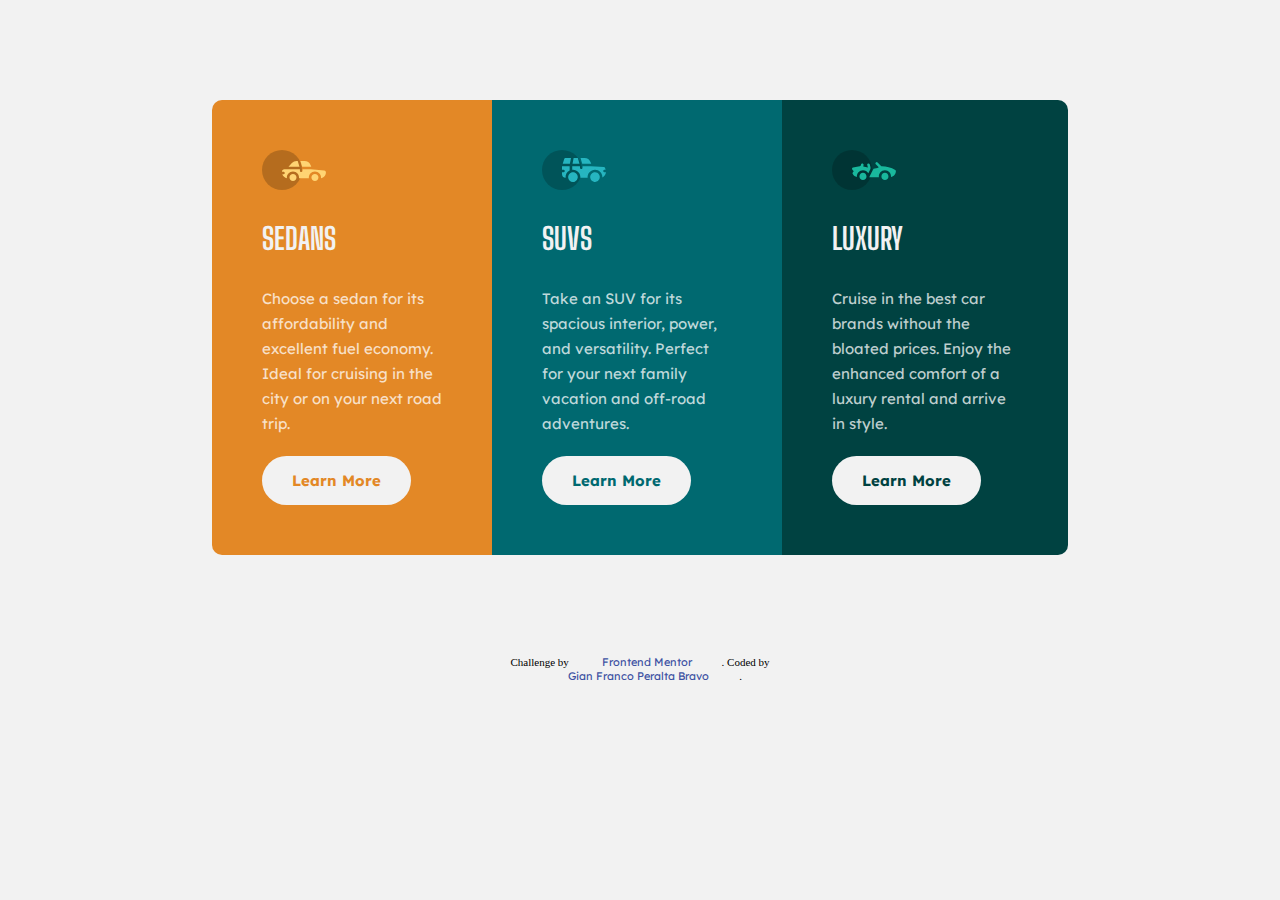
<file: 3-column-preview-card-component-main/index.html>
<!DOCTYPE html>
<html lang="en">
<head>
  <meta charset="UTF-8">
  <meta name="viewport" content="width=device-width, initial-scale=1.0"> <!-- displays site properly based on user's device -->

  <link rel="icon" type="image/png" sizes="32x32" href="./images/favicon-32x32.png">
  <!-- fonts -->
  <link rel="preconnect" href="https://fonts.googleapis.com">
  <link rel="preconnect" href="https://fonts.gstatic.com" crossorigin>
  <link href="https://fonts.googleapis.com/css2?family=Big+Shoulders+Display:wght@700&family=Lexend+Deca&display=swap" rel="stylesheet">
  
  <title>Frontend Mentor | 3-column preview card component</title>
  <link rel="stylesheet" href="./style.css">

  <!-- Feel free to remove these styles or customise in your own stylesheet 👍 -->
  <style>
    .attribution { font-size: 11px; text-align: center; }
    .attribution a { color: hsl(228, 45%, 44%); }
  </style>
  
 
</head>
<body>
  <main class="contenedor">
    <div class="tarjetas">
      <div class="tarjeta-1">
        <div class="imagen-contenedor">
          <img src="./images/icon-sedans.svg" alt="">
        </div>
        <div class="titulo-parrafo">
            <h1 class="titulo no-margin">Sedans</h1>
            <p class="parrafo">
              Choose a sedan for its affordability and excellent fuel economy. Ideal for cruising in the city 
              or on your next road trip.
            </p>
        </div>
        <div class="btn-contenedor">
            <a class="boton-1 no-margin" href="#">Learn More</a>
        </div>
      </div>  <!-- Fin tarjeta-1 -->
      <div class="tarjeta-2">
        <div class="imagen-contenedor">
          <img src="./images/icon-suvs.svg" alt="">
        </div>
        <div class="titulo-parrafo">
            <h1 class="titulo">SUVs</h1>
            <p class="parrafo no-margin">
              Take an SUV for its spacious interior, power, and versatility. Perfect for your next family vacation 
              and off-road adventures.
            </p>
        </div>
        <div class="btn-contenedor">
            <a class="boton-2" href="#">Learn More</a>
        </div>
      </div>
      <div class="tarjeta-3">
        <div class="imagen-contenedor">
          <img src="./images/icon-luxury.svg" alt="">
        </div>
        <div class="titulo-parrafo">
            <h1 class="titulo">Luxury</h1>
            <p class="parrafo no-margin">
              Cruise in the best car brands without the bloated prices. Enjoy the enhanced comfort of a luxury 
              rental and arrive in style.
            </p>
        </div>
        <div class="btn-contenedor">
            <a class="boton-3" href="#">Learn More</a>
        </div>
      </div>
    </div>
  </main>
  <div class="attribution">
    Challenge by <a href="https://www.frontendmentor.io?ref=challenge" target="_blank">Frontend Mentor</a>. 
    Coded by <br> <a href="#">Gian Franco Peralta Bravo</a>.
  </div>
</body>
</html>
</file>
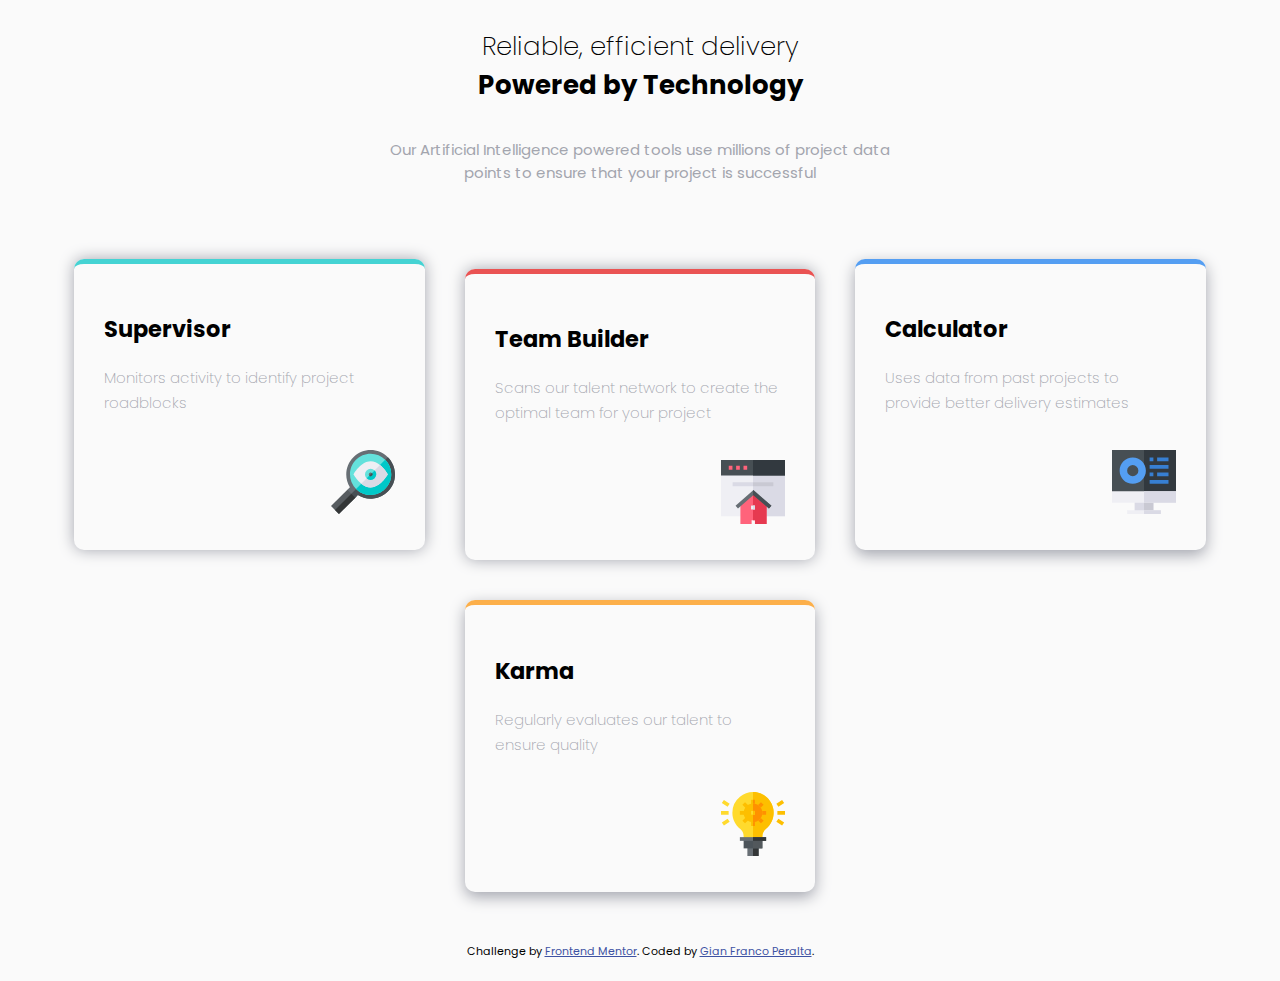
<file: Card-user-working/index.html>
<!DOCTYPE html>
<html lang="en">
<head>
  <meta charset="UTF-8">
  <meta name="viewport" content="width=device-width, initial-scale=1.0"> <!-- displays site properly based on user's device -->

  <link rel="icon" type="image/png" sizes="32x32" href="./images/favicon-32x32.png">
  <!-- fuentes -->
  <link rel="preconnect" href="https://fonts.googleapis.com">
  <link rel="preconnect" href="https://fonts.gstatic.com" crossorigin>
  <link href="https://fonts.googleapis.com/css2?family=Poppins:wght@200;400;600&display=swap" rel="stylesheet"> 
  <!-- estilos -->
  <link rel="stylesheet" href="./style.css">
  <title>Frontend Mentor | Four card feature section</title>

  <!-- Feel free to remove these styles or customise in your own stylesheet 👍 -->
  <style>
    .attribution { font-size: 11px; text-align: center; }
    .attribution a { color: hsl(228, 45%, 44%); }
  </style>
</head>
<body class="cuerpo">
  
    <header class="header">
      <div class="cabecera">
        <h1 class="titulo alinear-texto-centro">
          Reliable, efficient delivery <br>
          <span class="titulo-bold">Powered by Technology</span></h1>
        <!-- <h2 class="subtitulo alinear-texto-centro"></h2> -->
        <p class="parrafo-cabecera alinear-texto-centro">Our Artificial Intelligence powered tools use millions of project data points 
          to ensure that your project is successful</p>
      </div>
    </header>
    <main class="contenido-principal">
      <div class="contenedor">
        <div class="columna1">
          <div class="supervisor border-radius">
            <h2>Supervisor</h2>
            <p class="parrafos">Monitors activity to identify project roadblocks</p>
            <div class="imagen">
              <img src="./images/icon-supervisor.svg" alt="">
            </div>
        
          </div>
        </div>
        <div class="columna2">
          <div class="team-builder border-radius">
  
            <h2> Team Builder</h2>
            <p class="parrafos">
              Scans our talent network to create the optimal team for your project
            </p>
            <div class="imagen">
              <img src="./images/icon-team-builder.svg" alt="">
            </div>
          </div>
          <div class="karma border-radius">
            <h2>Karma</h2>
            <p class="parrafos">
              Regularly evaluates our talent to ensure quality
            </p>
            <div class="imagen">
              <img src="./images/icon-karma.svg" alt="">
            </div>
          </div>
        </div>
        <div class="columna3">
          <div class="calculator border-radius">
            <div class="calculator-top">
              <h2>Calculator</h2>
              <p class="parrafos">
                Uses data from past projects to provide better delivery estimates
              </p>
            </div>
              <div class="imagen">
                  <img class="foto-calculator" src="./images/icon-calculator.svg" alt="">
            </div>
          </div>
        </div>
       
      </div>
    </main>
  
    <footer>
      <p class="attribution">
        Challenge by <a href="https://www.frontendmentor.io?ref=challenge" target="_blank">Frontend Mentor</a>. 
        Coded by <a href="#">Gian Franco Peralta</a>.
      </p>
    </footer>
  
  

</body>
</html>
</file>
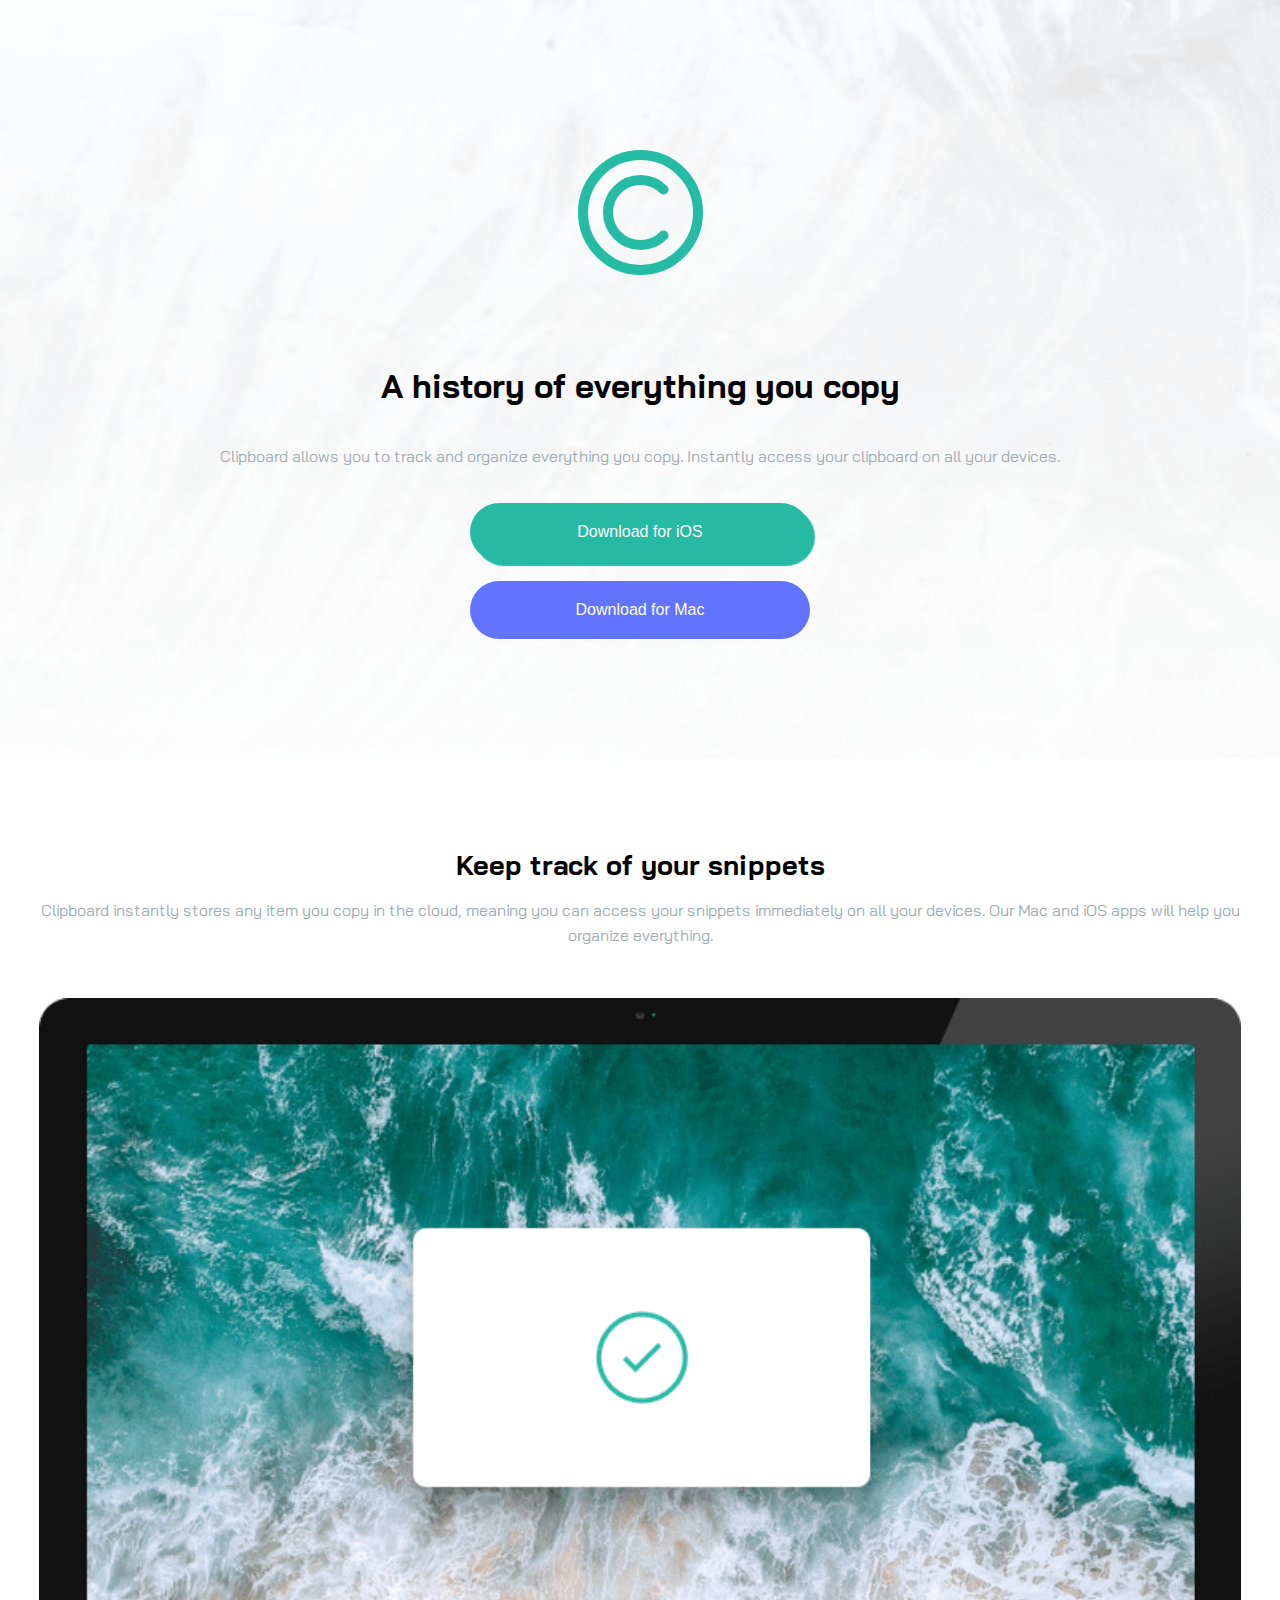
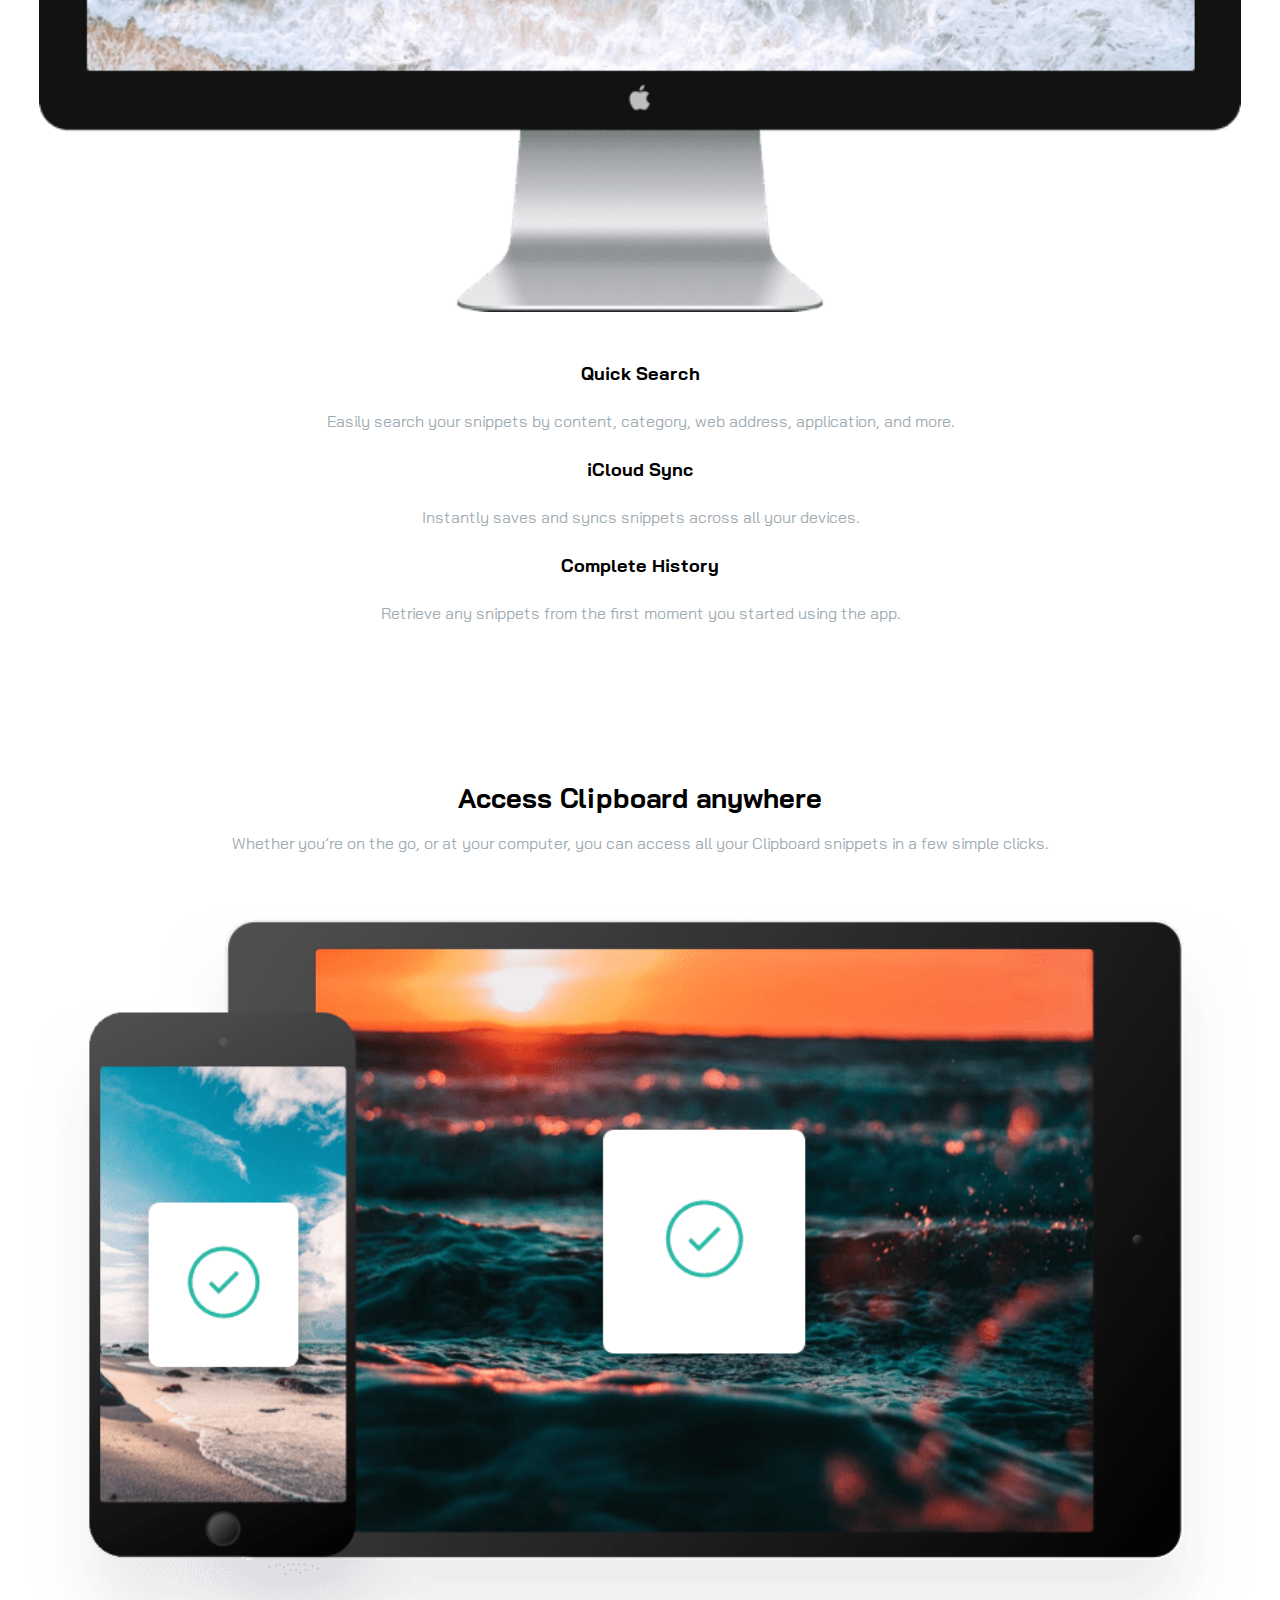
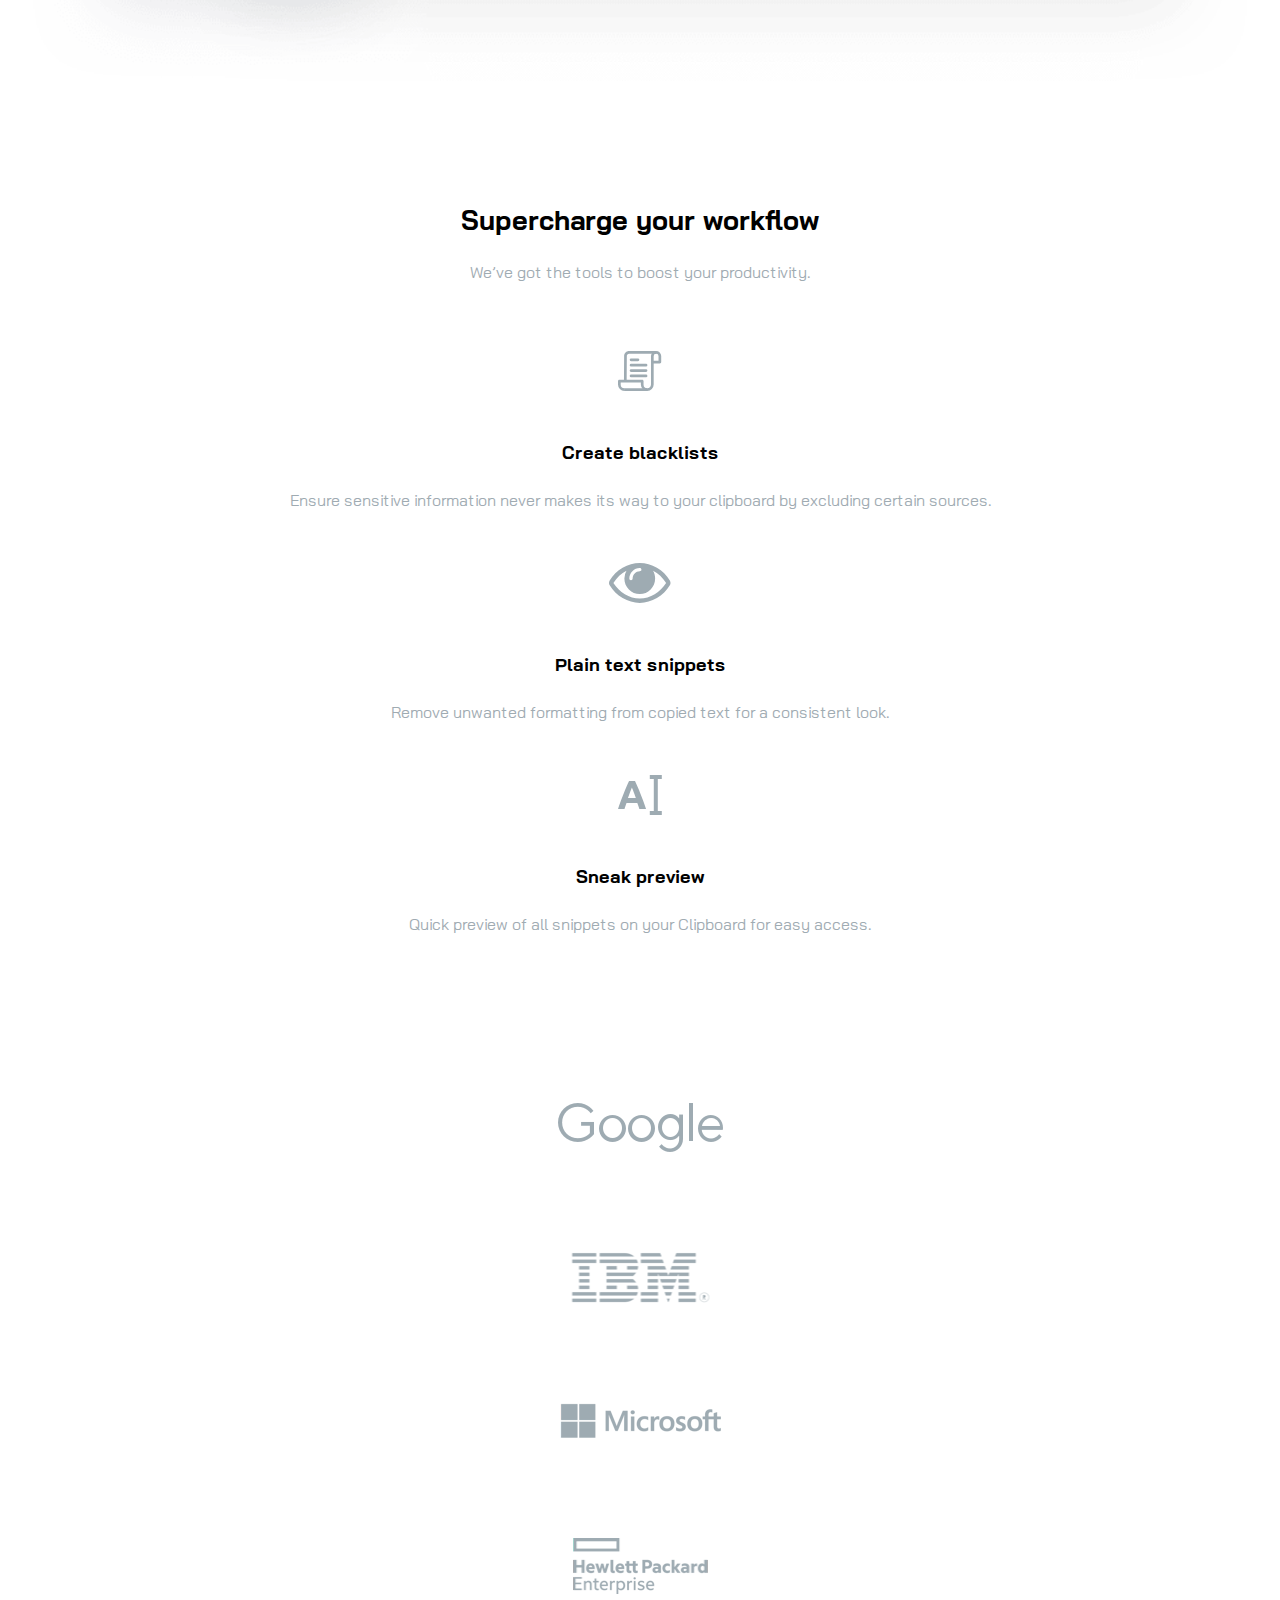
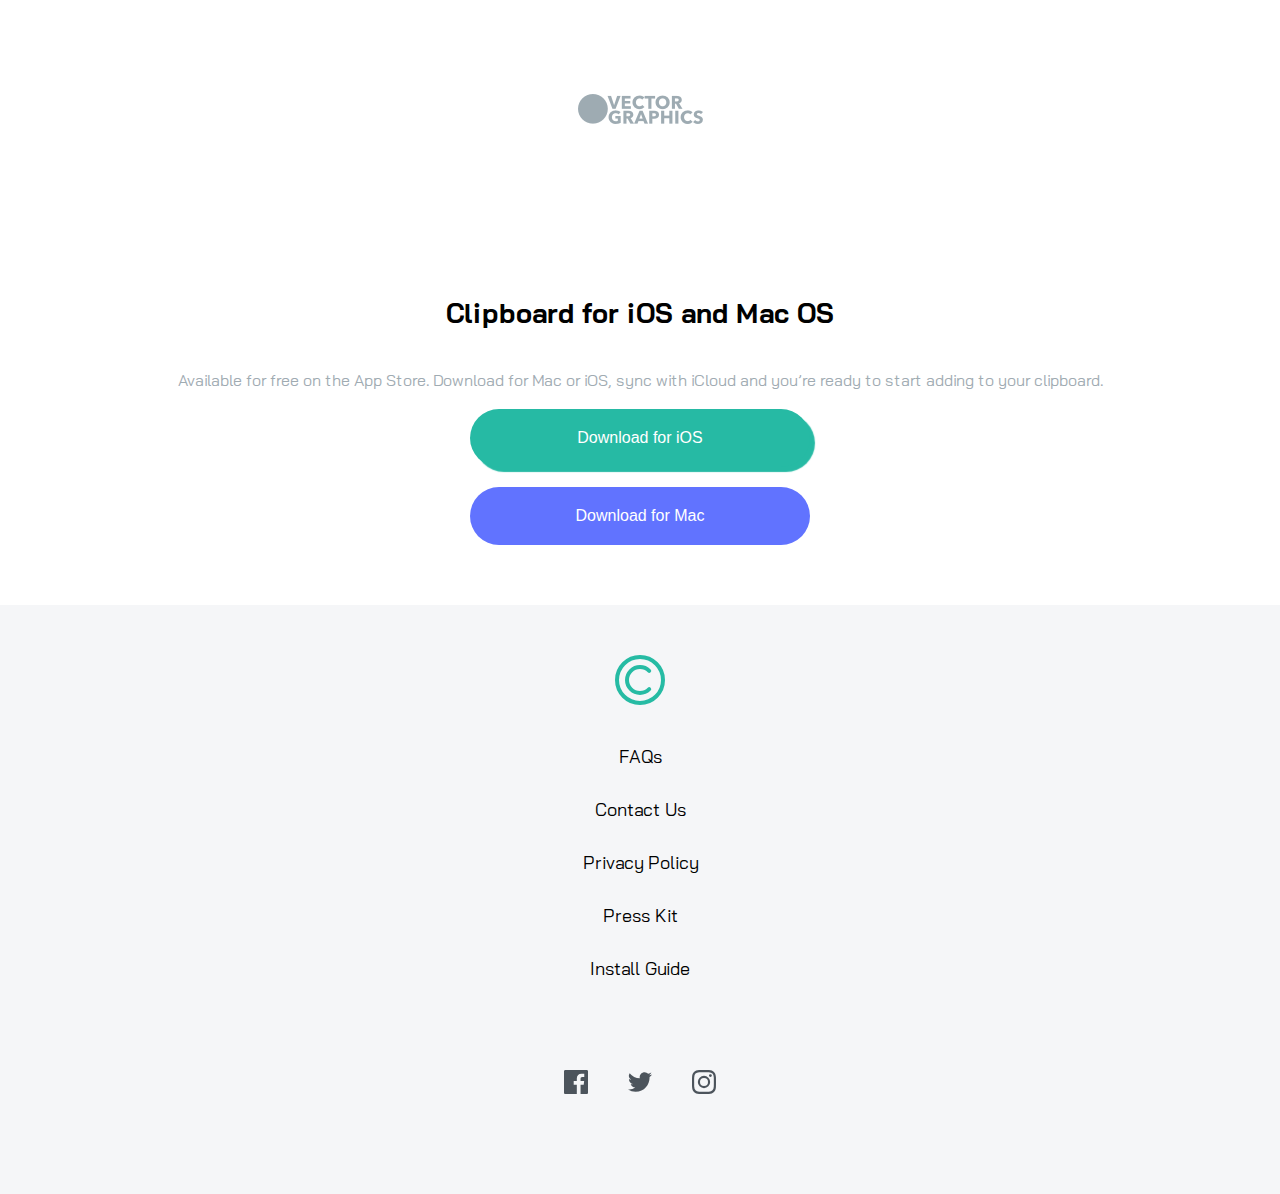
<file: clipboard-landing-page-master/index.html>
<!DOCTYPE html>
<html lang="en">
<head>
  <meta charset="UTF-8">
  <meta name="viewport" content="width=device-width, initial-scale=1.0"> <!-- displays site properly based on user's device -->

  <link rel="icon" type="image/png" sizes="32x32" href="./images/favicon-32x32.png">
  <!-- fonts -->
  <link rel="preconnect" href="https://fonts.googleapis.com">
  <link rel="preconnect" href="https://fonts.gstatic.com" crossorigin>
  <link href="https://fonts.googleapis.com/css2?family=Bai+Jamjuree:wght@400;600&display=swap" rel="stylesheet">
  
  <title>Frontend Mentor | Clipboard landing page</title>
  <link rel="stylesheet" href="style.css">
  
  <!-- Feel free to remove these styles or customise in your own stylesheet 👍 -->
  <!--   <style>
    .attribution { font-size: 11px; text-align: center; }
    .attribution a { color: hsl(228, 45%, 44%); }
  </style> -->
</head>
<body class="no-margin">
    <header class="header">
          <div class="img-container">
            <img class="img-logo" src="./images/logo.svg" alt="">
          </div>
          <div class="title">
            <h1 class="text-center">A history of everything you copy</h1>
            <p class="title-parrafo parrafo text-center">Clipboard allows you to track and organize everything you 
              copy. Instantly access your clipboard on all your devices.</p>
          </div>
          <div class="btn-container">
              <button class="btn btn-ios">Download for iOS</button>
              <button class="btn btn-mac">Download for Mac</button>
          </div>
    </header>
    <main>
      <section class="section-1">
        <div class="section-1-text">
          <h2 class="text-center no-margin">Keep track of your snippets</h2>
        <p class="section-1-parrafo parrafo text-center">Clipboard instantly stores any item you copy in the cloud, 
          meaning you can access your snippets immediately on all your 
          devices. Our Mac and iOS apps will help you organize everything.</p>
        </div>
        
          <div class="section-1-bot">
            <div class="img-container-computer img-container">
              <img class="img-computer" src="./images/image-computer.png" alt="computer">
            </div>
            <div class="section-1-bot-text-container">
              <div>
                <h4 class="section-1-bot-text text-center"> Quick Search</h4>
                <p class="section-1-bot-text parrafo text-center">Easily search your snippets by content, category, web address, application, and more.</p>
              </div>
              <div>
                <h4 class="section-1-bot-text text-center">iCloud Sync</h4>
                <p class="section-1-bot-text parrafo text-center">Instantly saves and syncs snippets across all your devices.</p>
              </div>
              <div>
                <h4 class="section-1-bot-text text-center">Complete History</h4>
                <p class="section-1-bot-text parrafo text-center">Retrieve any snippets from the first moment you started using the app.</p>
              </div>
            </div>
          </div>
      </section> <!-- fin section 1 -->
      <section class="section-2">
            <h2 class="text-center no-margin">Access Clipboard anywhere</h2>
            <p class="section-2-parrafo parrafo text-center">Whether you’re on the go, or at your computer, you can access all your Clipboard 
              snippets in a few simple clicks.</p>
              <div class="img-container">
                <img class="img-cel" src="./images/image-devices.png" alt="">
              </div>
          
      </section> <!-- fin section 2 -->
      <section class="section-3">
        <div class="section-3-header">
          <h2 class="text-center"> Supercharge your workflow</h2>
          <p class="parrafo text-center">We’ve got the tools to boost your productivity.</p>
        
        </div>
        <div class="section-3-body">
          <div class="incons-container">
            <div class="img-container">
              <img src="./images/icon-blacklist.svg" class="icons">
            </div>
            <h4 class="text-center">Create blacklists</h4>
            <p class="parrafo text-center">Ensure sensitive information never makes its way to your clipboard by excluding certain sources.</p>
          </div>
          <div class="incons-container">
            <div class="img-container">
              <img src="./images/icon-preview.svg" class="icons">
            </div>
            <h4 class="text-center">Plain text snippets</h4>
            <p class="parrafo text-center">Remove unwanted formatting from copied text for a consistent look.</p>
          </div>
          <div class="incons-container">
            <div class="img-container">
              <img src="./images/icon-text.svg"class="icons" >
            </div>
            <h4 class="text-center">Sneak preview</h4>
            <p class="parrafo text-center">Quick preview of all snippets on your Clipboard for easy access.</p>
          </div>
        </div>
        <div class="business">
          <div class="img-container">
            <img src="./images/logo-google.png" alt="google">
          </div>
          <div class="img-container" >
            <img src="./images/logo-ibm.png" alt="ibm">
          </div>
          <div class="img-container">
            <img src="./images/logo-microsoft.png" alt="microsoft">
          </div>
          <div class="img-container">
            <img src="./images/logo-hp.png" alt="hp">
          </div>
          <div class="img-container">
            <img src="./images/logo-vector-graphics.png" alt="vector graphics">
          </div>
        </div>
        <div class="section-3-bot">
          <h2 class="text-center">Clipboard for iOS and Mac OS</h2>
          <p class="section-3-bot-parrafo parrafo text-center">Available for free on the App Store. Download for Mac or iOS, sync with iCloud 
            and you’re ready to start adding to your clipboard.</p>
          </div>

        <div class="btn-container">
            <button class="btn btn-ios">Download for iOS</button>
            <button class="btn btn-mac">Download for Mac</button>
        </div>
      </section>
    </main>
    <footer class="footer">
      <div class="img-logo-footer">
        <img class="logo-footer" src="./images/logo.svg" alt="">
      </div>
      <div class="footer-list">
        <ul class="list no-margin no-padding">
          <li class="faqs">FAQs</li>
          <li class="contactUs">Contact Us</li>
          <li class="privacyPolicy">Privacy Policy</li>
          <li class="pressKit">Press Kit</li>
          <li class="installGuide">Install Guide</li>
        </ul>
      </div>
      <div class="social">
        <div class="img-container">
          <img src="./images/icon-facebook.svg" alt="">
        </div>
        <div class="img-container">
          <img src="./images/icon-twitter.svg" alt="">
        </div>
        <div class="img-container">
          <img src="./images/icon-instagram.svg" alt="">
        </div>
  
      </div>
    </footer>
    
    
    
</body>
</html>
</file>
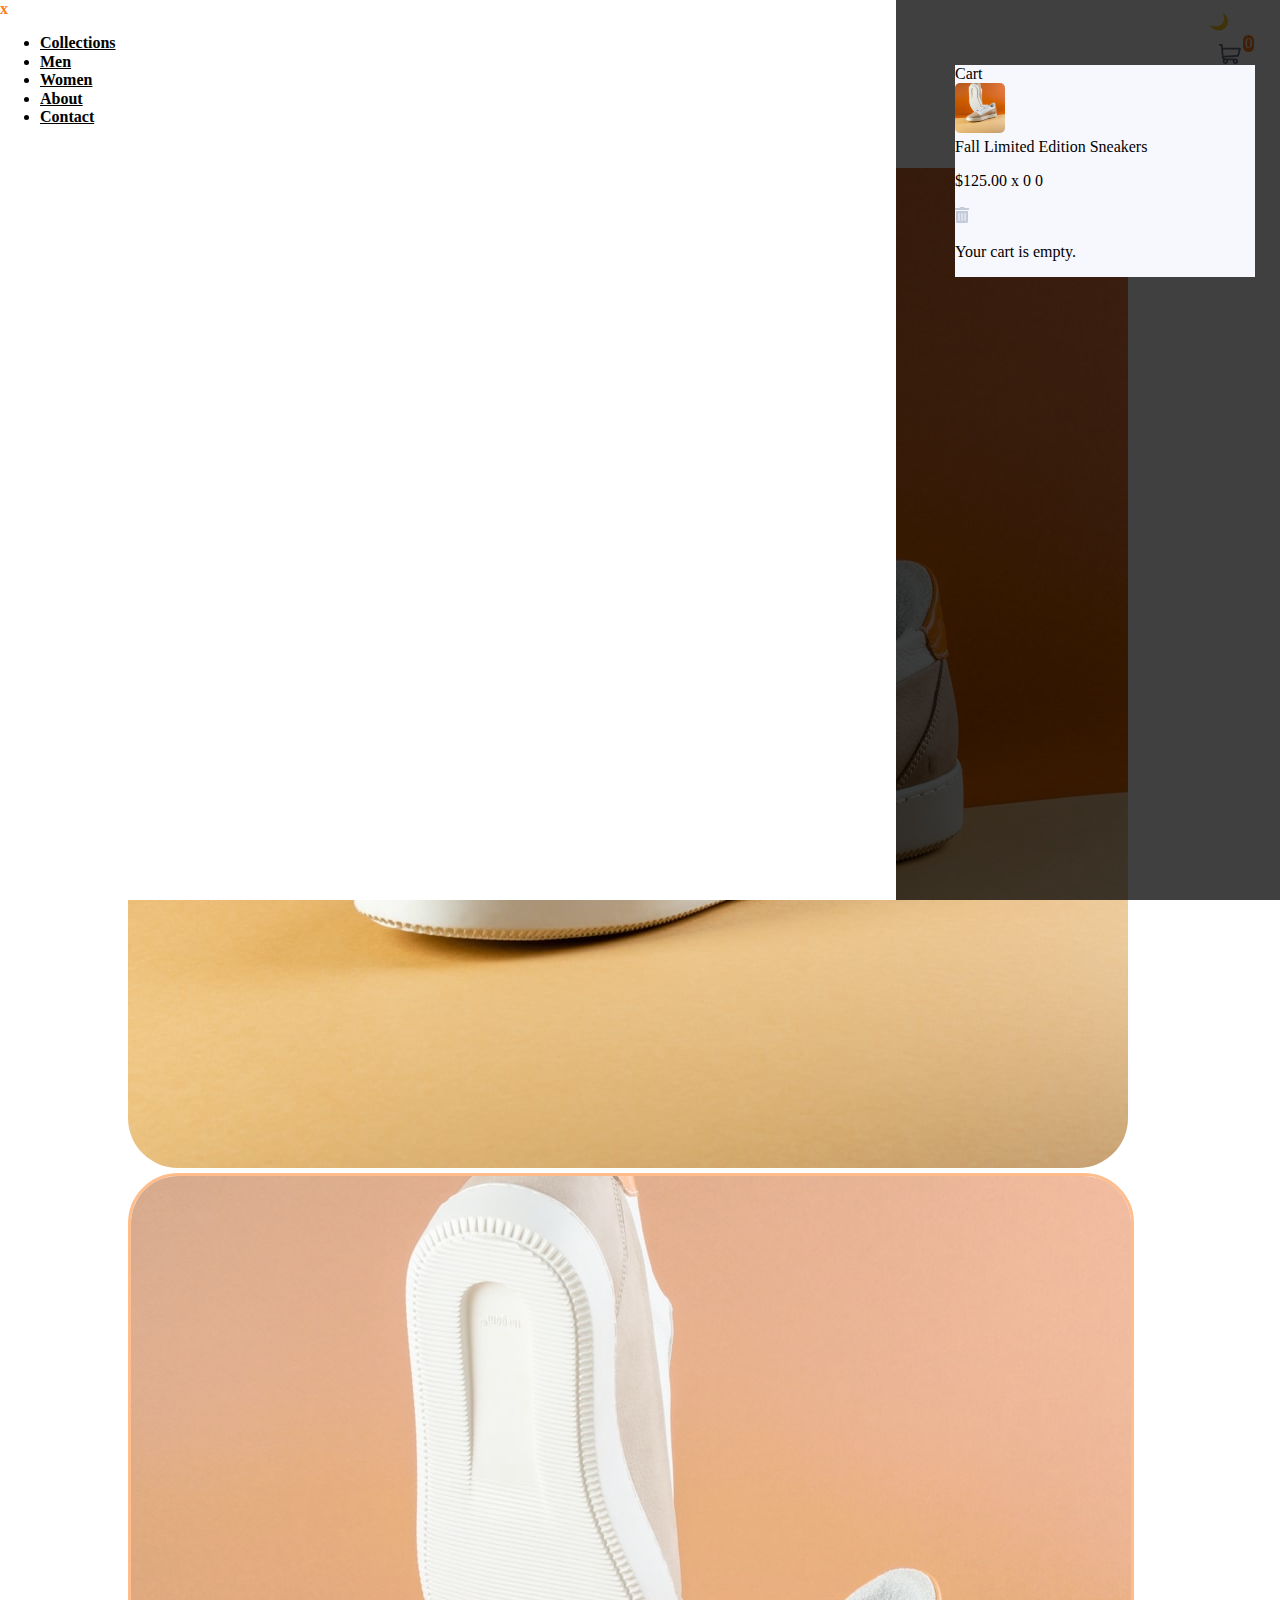
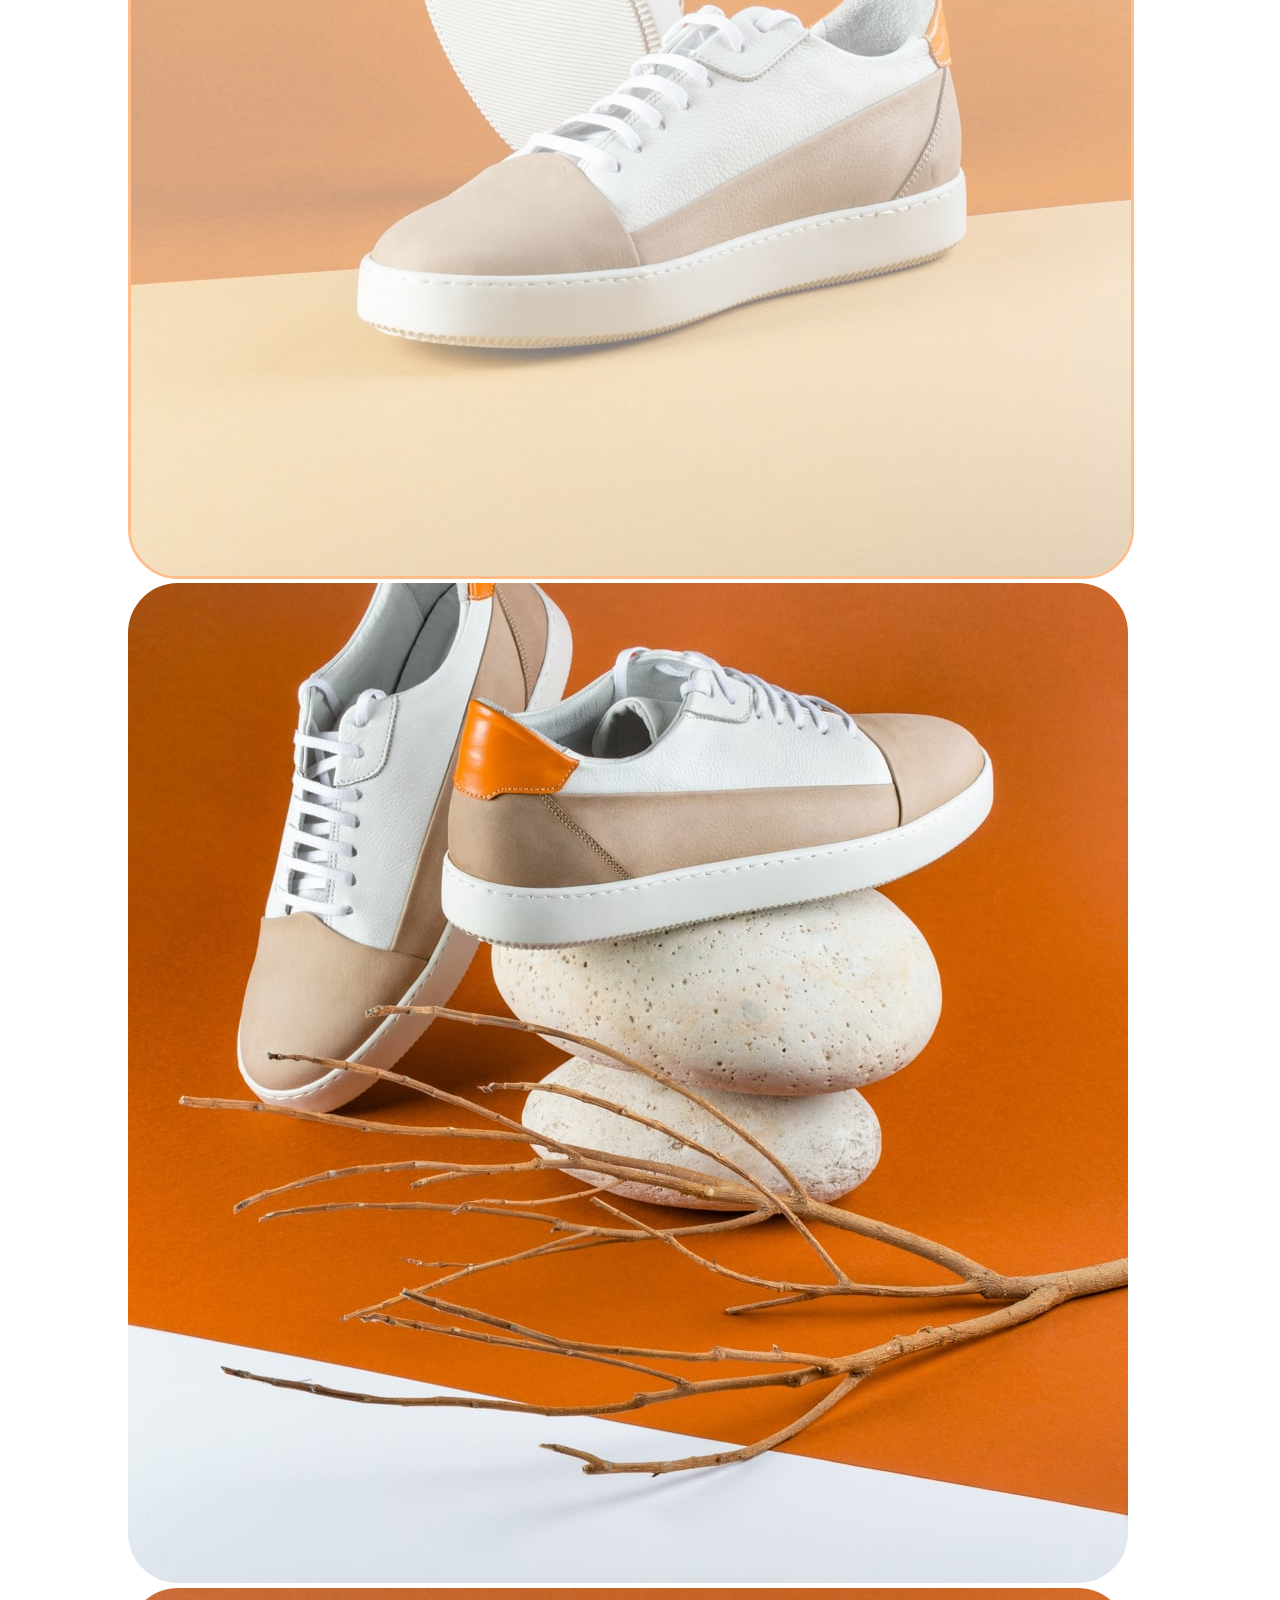
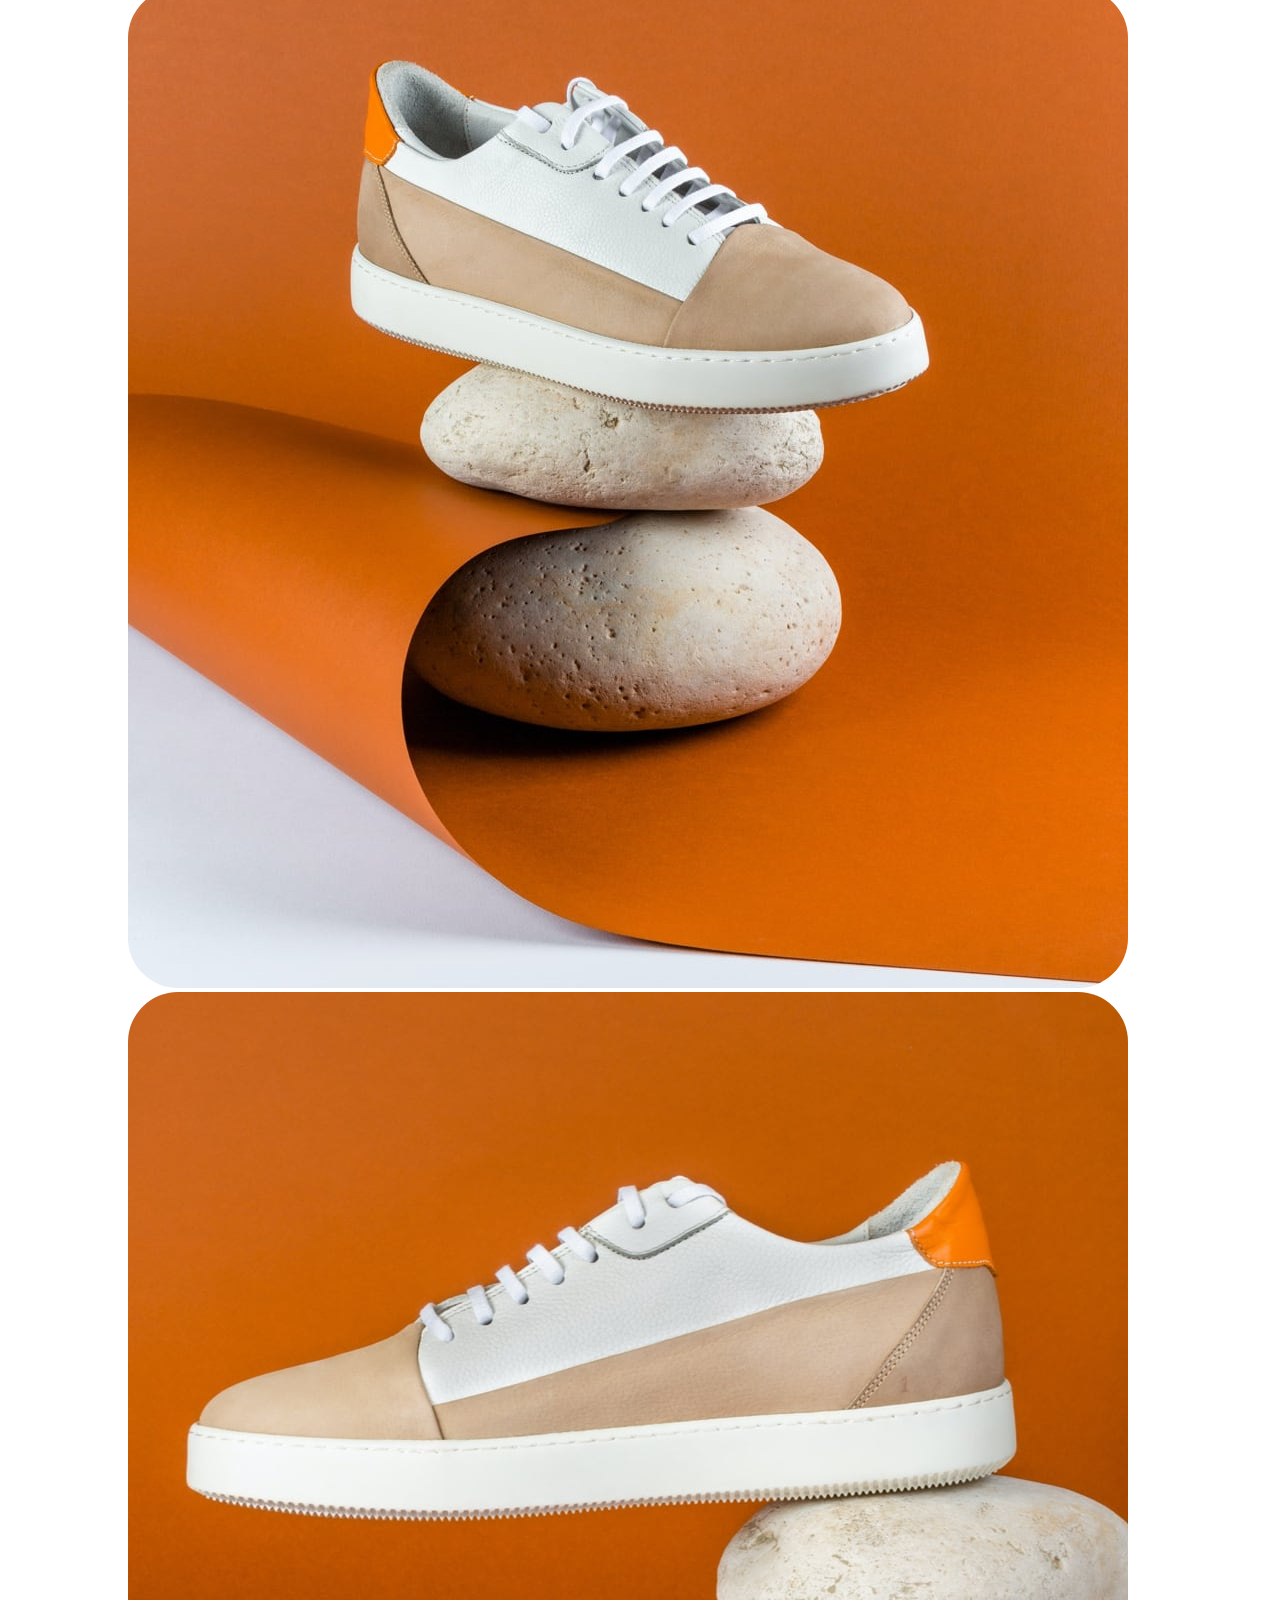
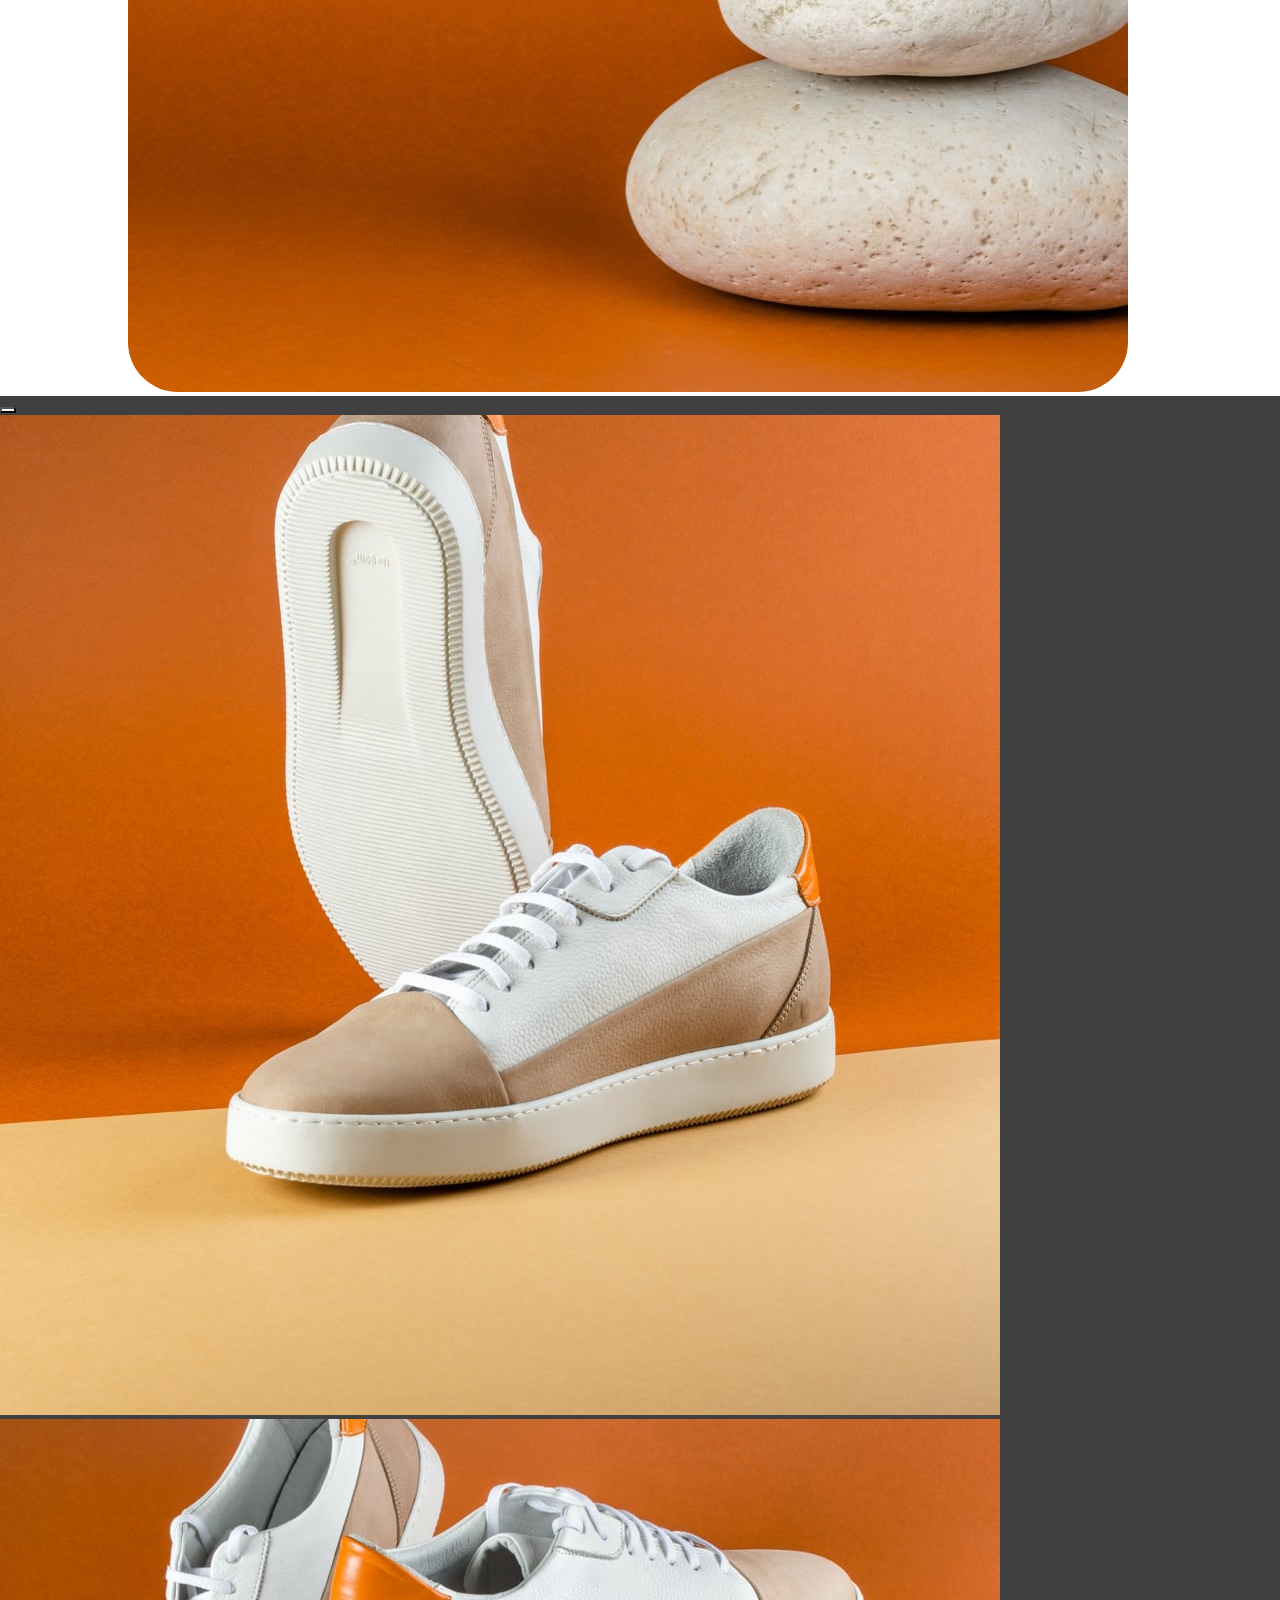
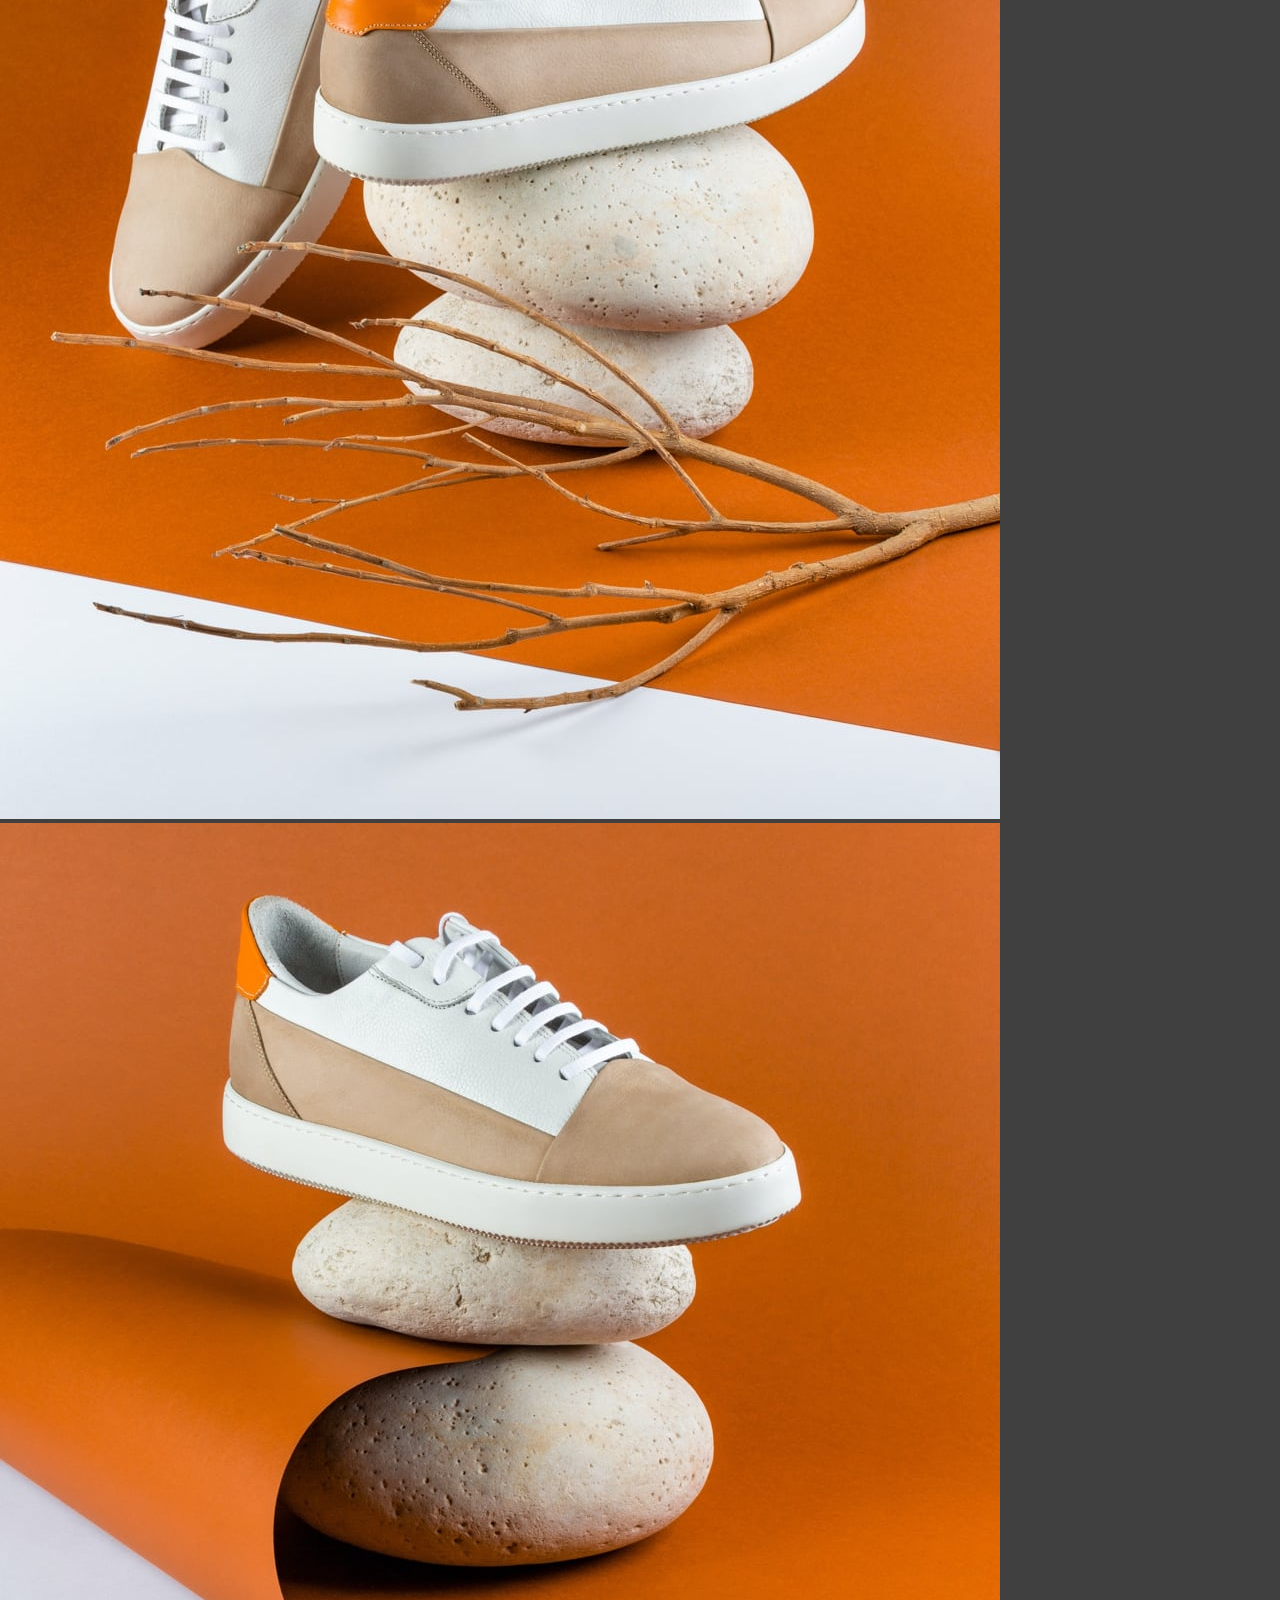
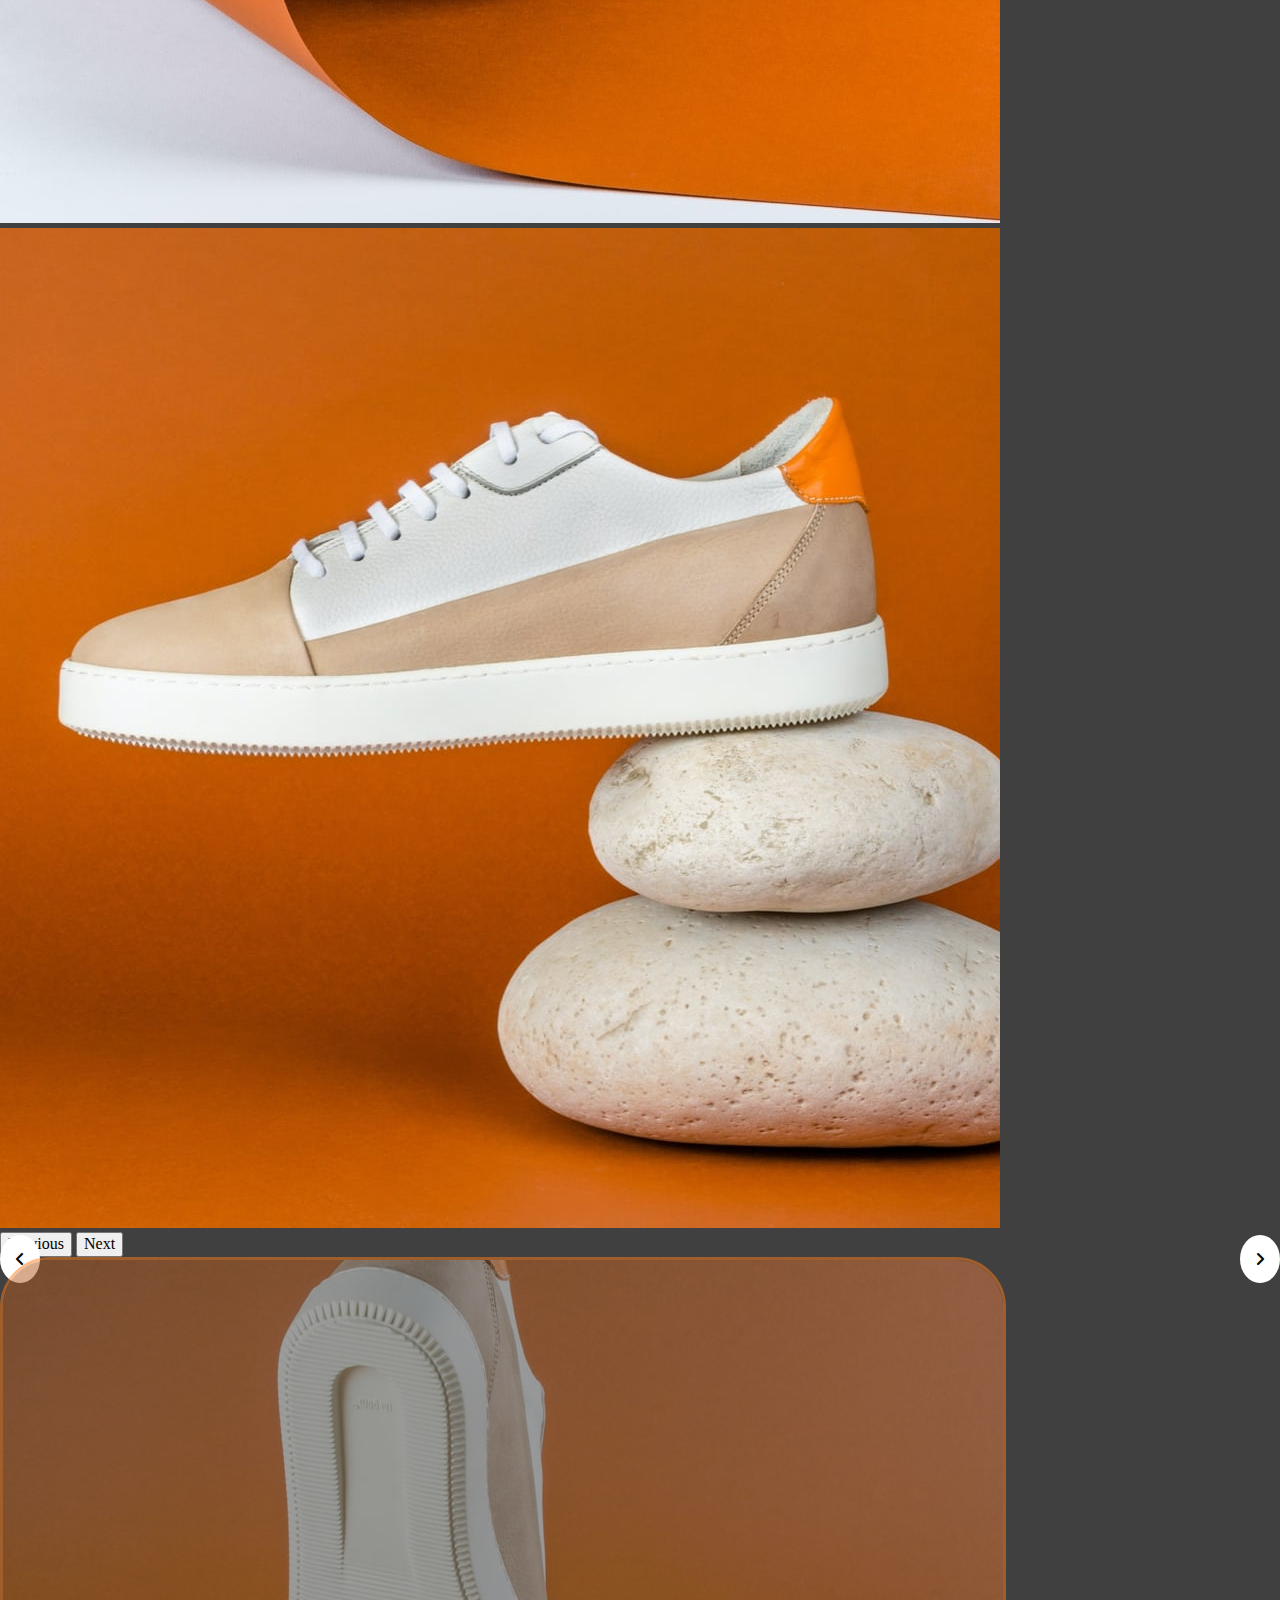
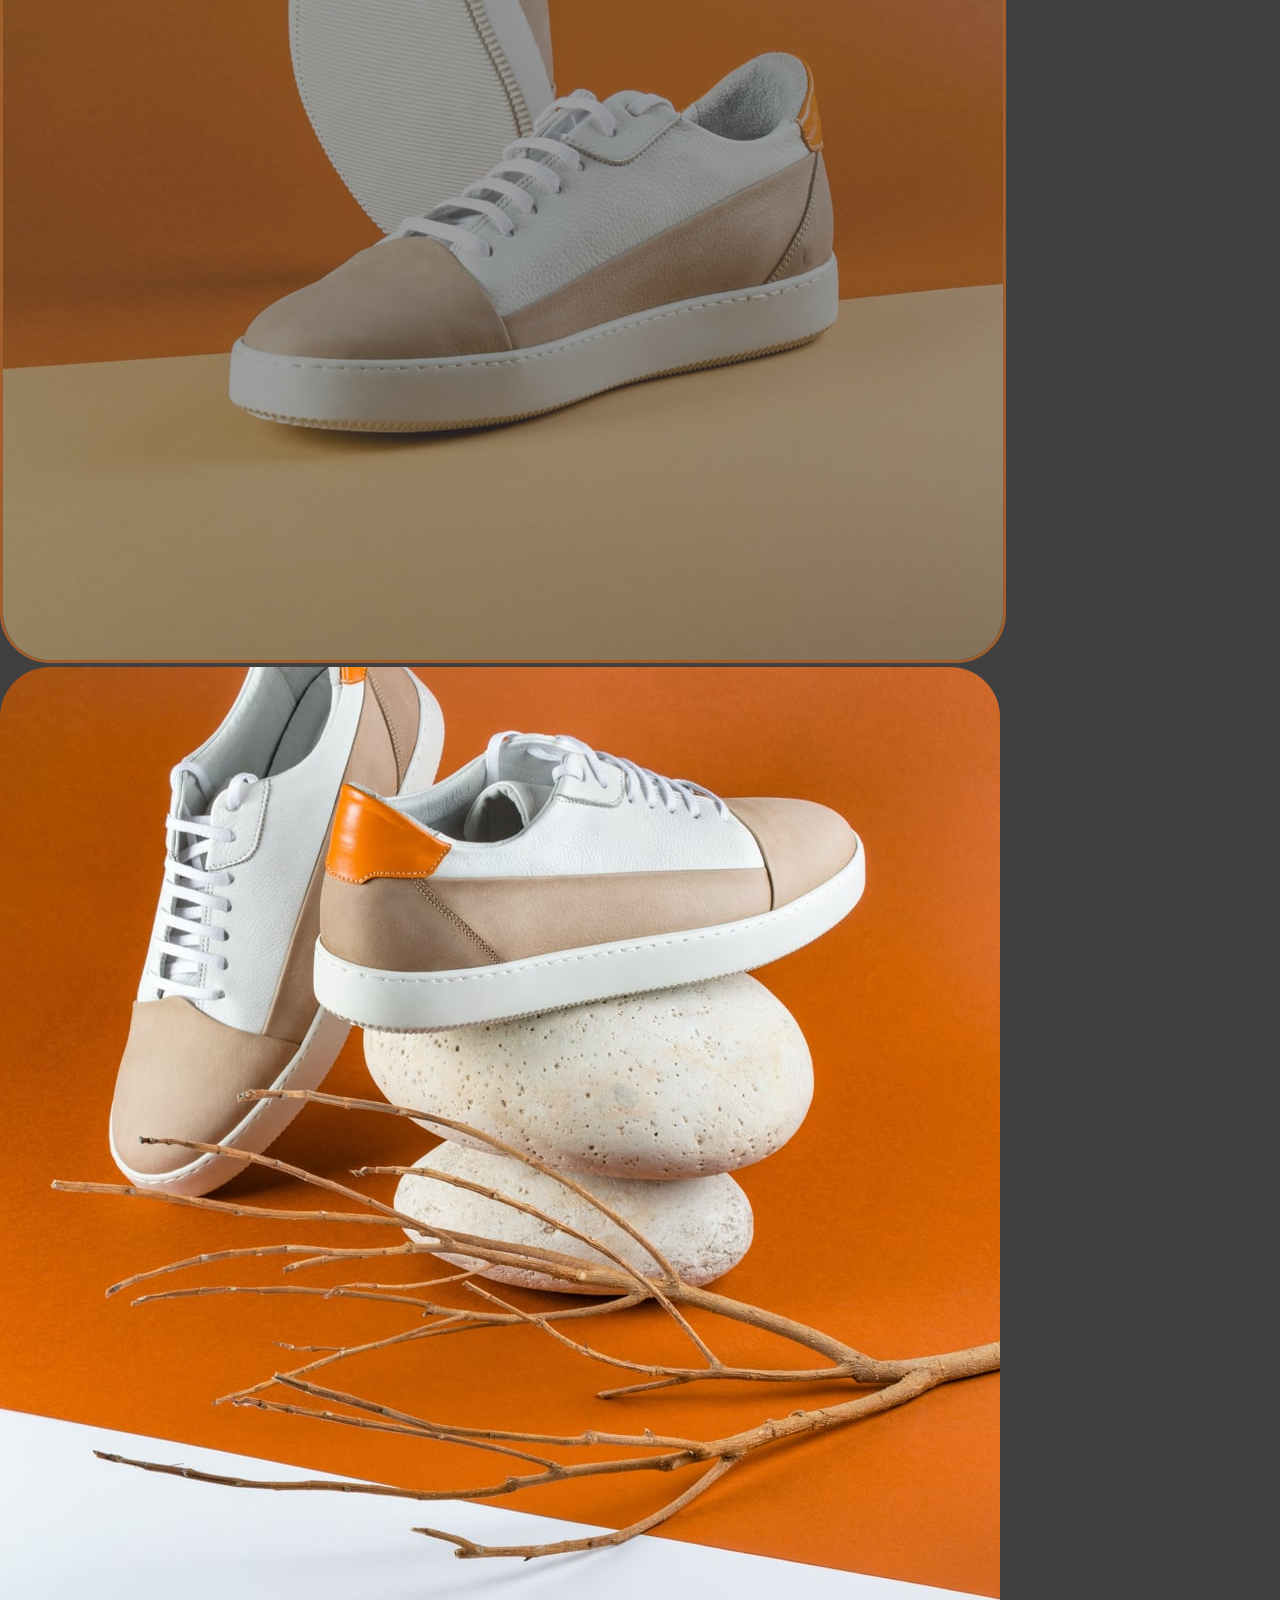
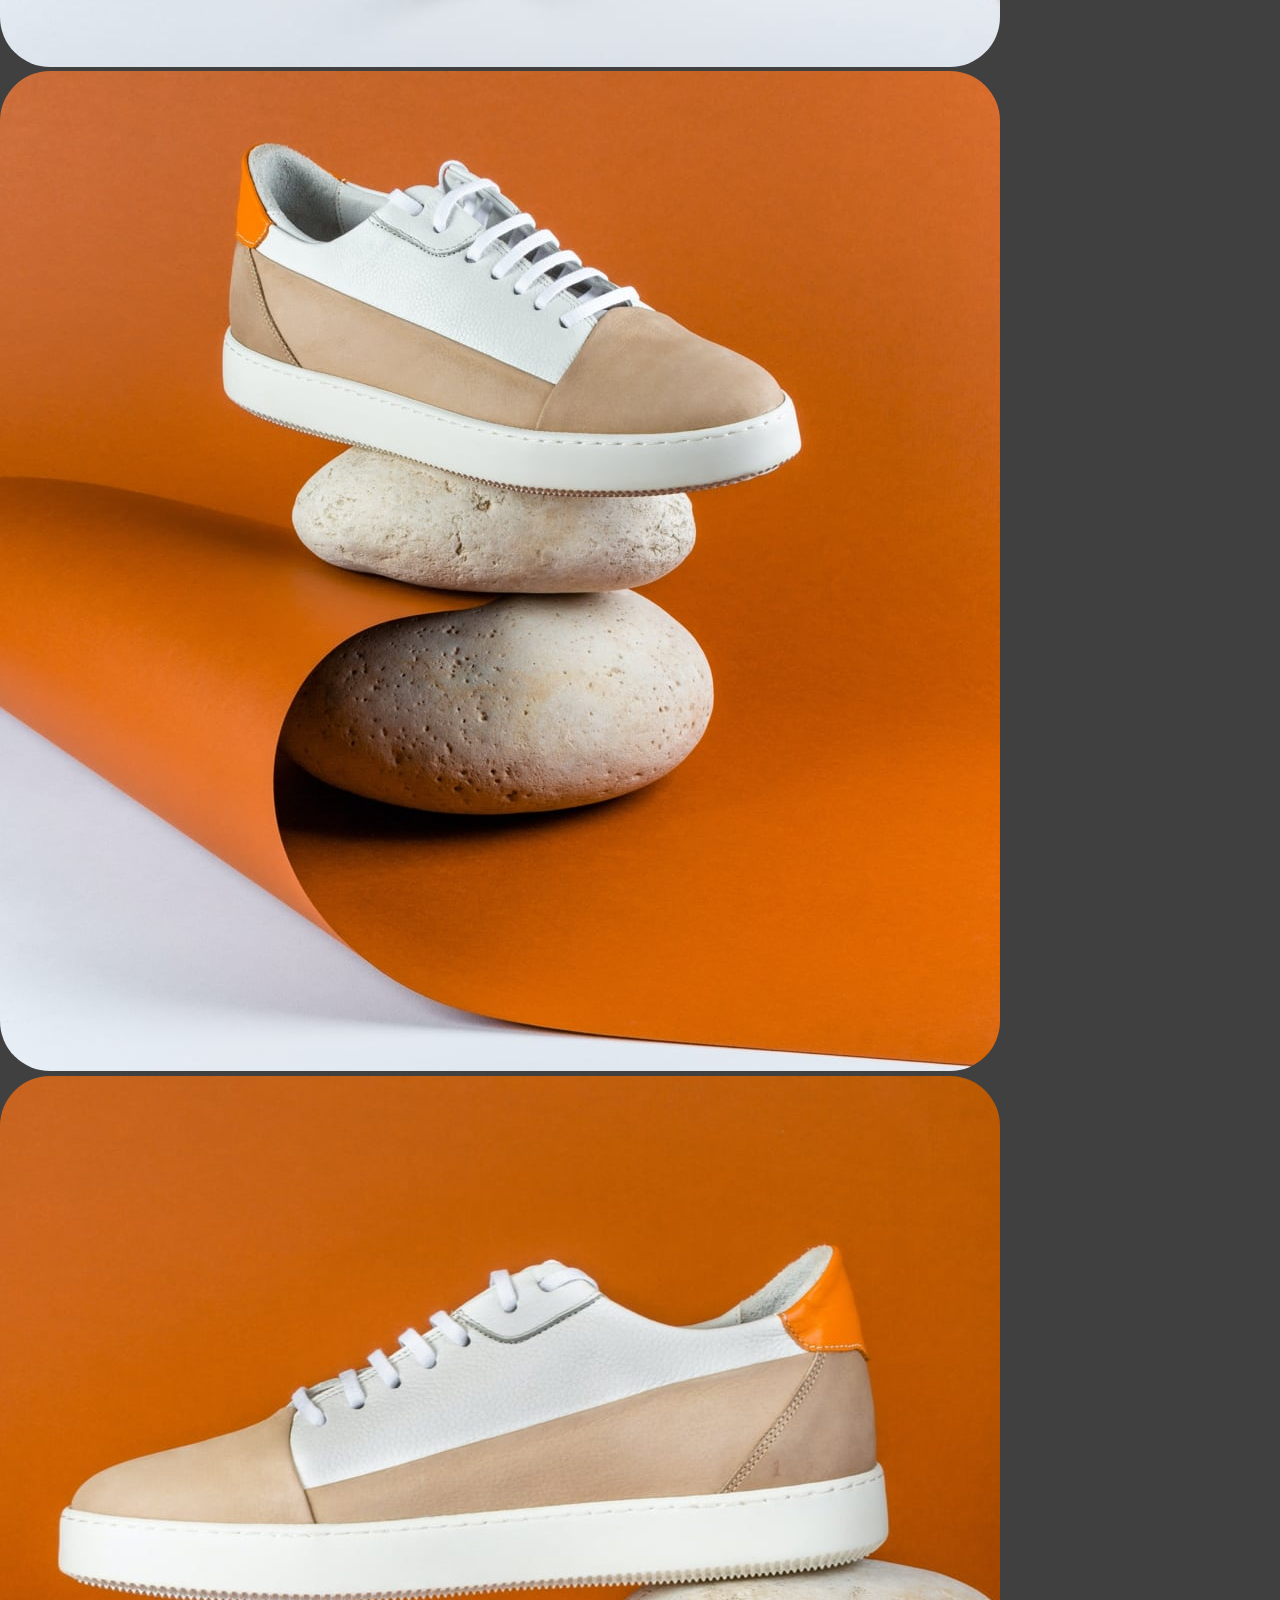
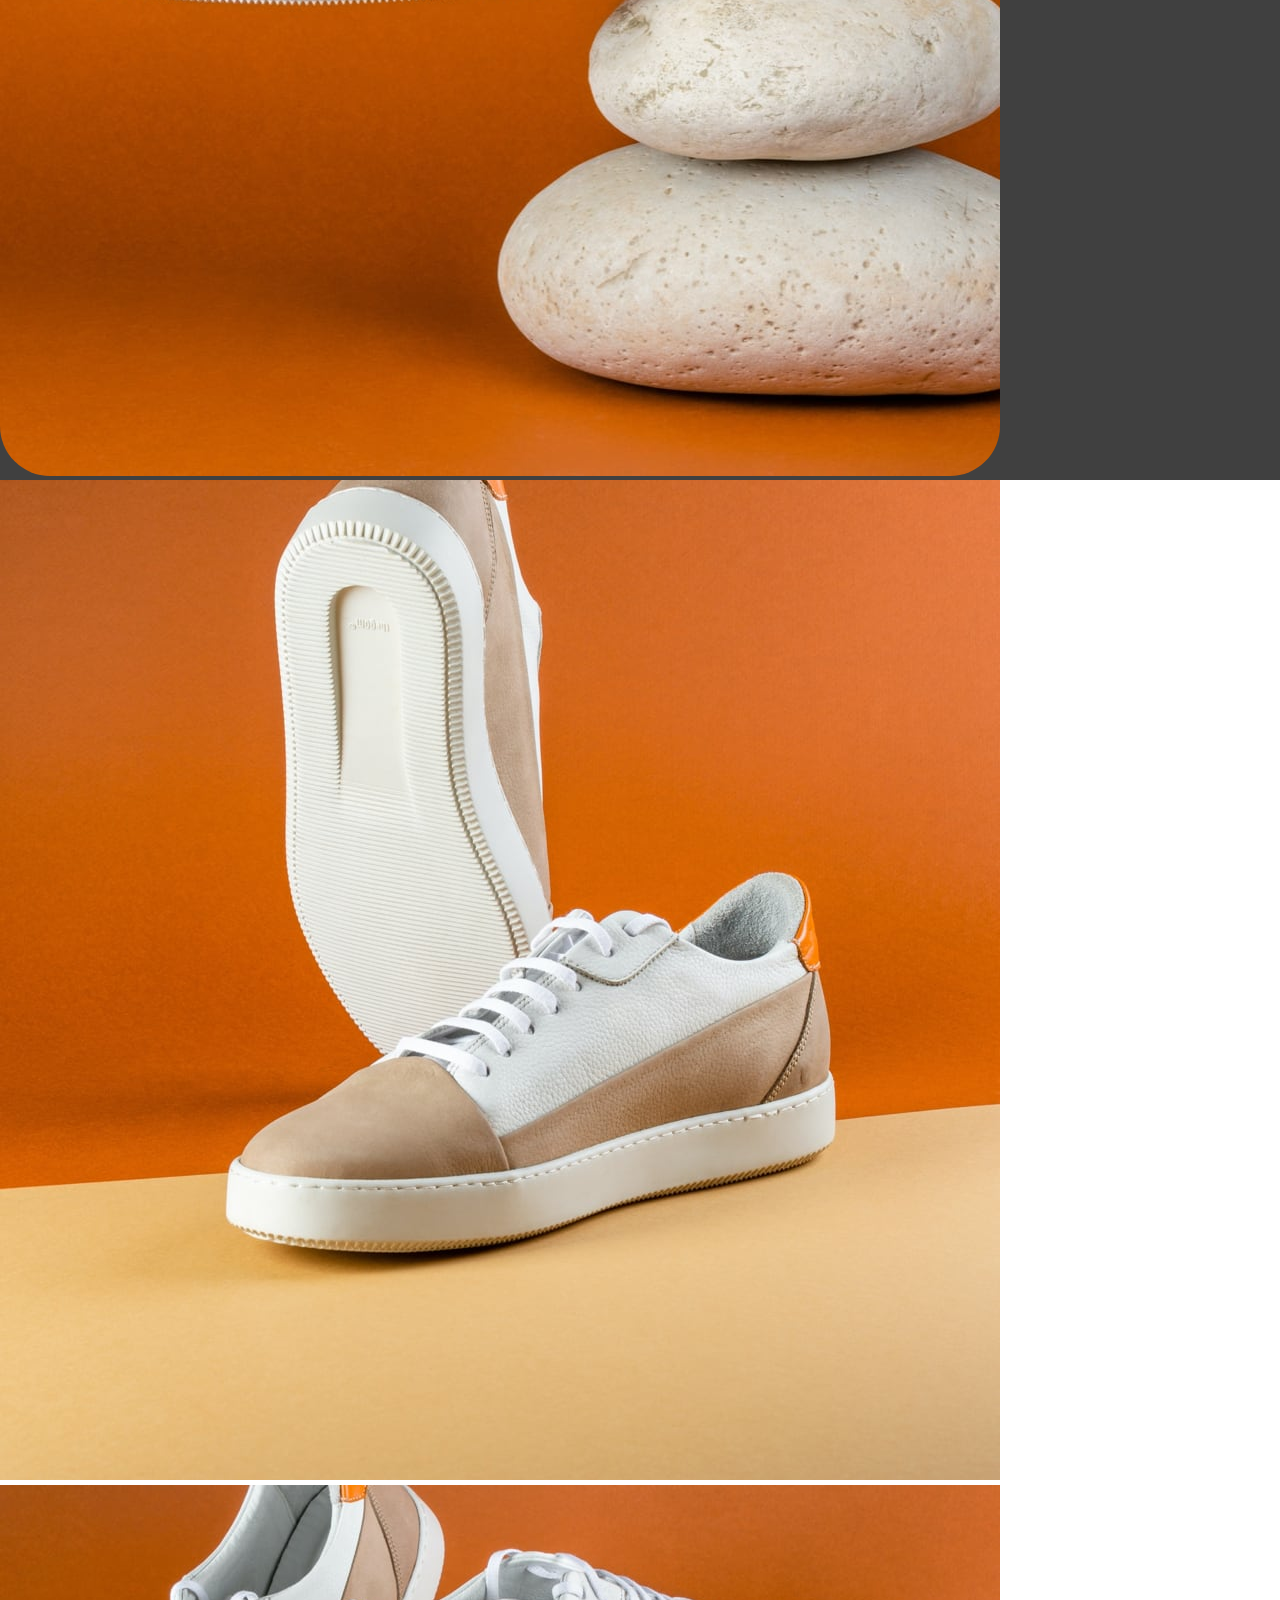
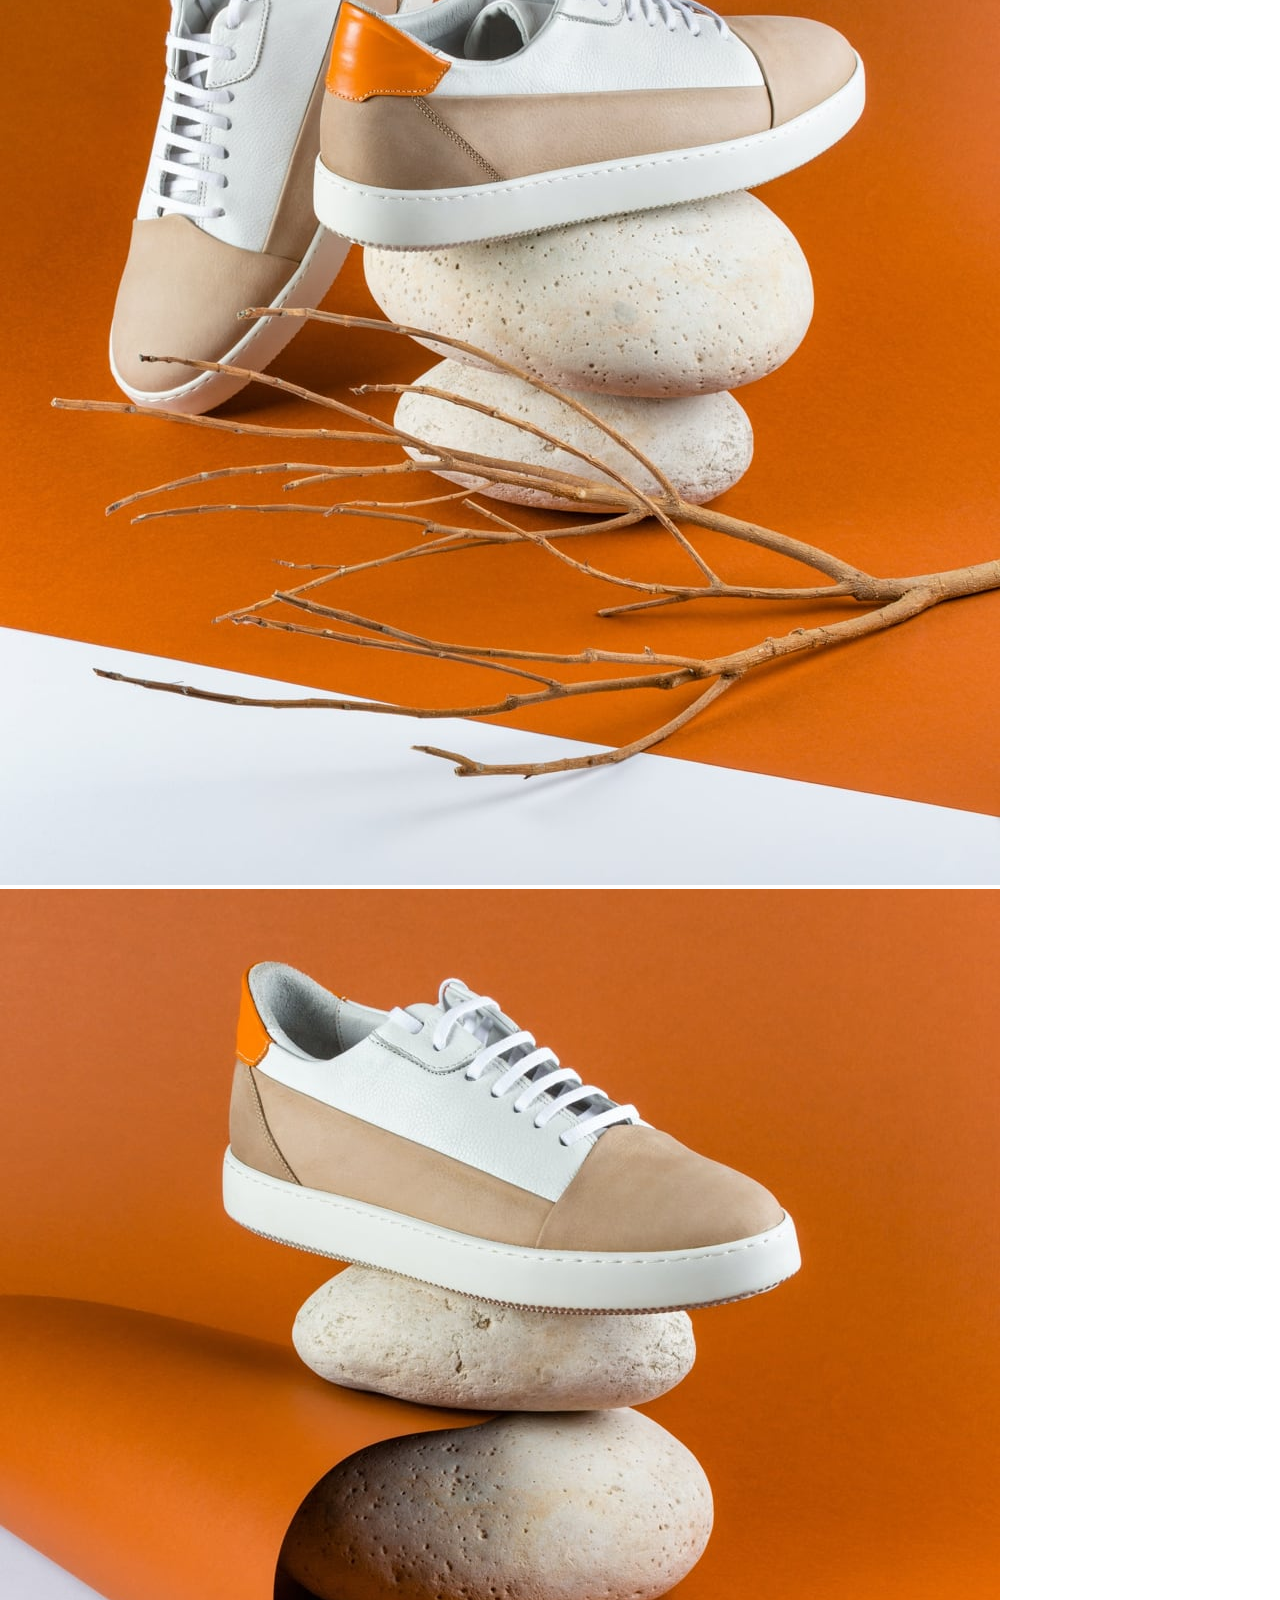
<file: ecommerce-product-page-main/index.html>
<!DOCTYPE html>
<html lang="en" data-dark>
  <head>
    <!-- Required meta tags -->
    <meta charset="utf-8" />
    <meta name="viewport" content="width=device-width, initial-scale=1" />
    <!-- font -->
    <link rel="preconnect" href="https://fonts.googleapis.com" />
    <link rel="preconnect" href="https://fonts.gstatic.com" crossorigin />
    <link
      href="https://fonts.googleapis.com/css2?family=Kumbh+Sans:wght@400;700&display=swap"
      rel="stylesheet"
    />
    <!-- fontawsome -->
    <link
      rel="stylesheet"
      href="https://cdnjs.cloudflare.com/ajax/libs/font-awesome/6.0.0-beta2/css/all.min.css"
    />
    <!-- Bootstrap CSS -->
    <link
      href="https://cdn.jsdelivr.net/npm/bootstrap@5.1.3/dist/css/bootstrap.min.css"
      rel="stylesheet"
      integrity="sha384-1BmE4kWBq78iYhFldvKuhfTAU6auU8tT94WrHftjDbrCEXSU1oBoqyl2QvZ6jIW3"
      crossorigin="anonymous"
    />

    <title>Hello, world!</title>
    <link rel="stylesheet" href="./css/normalize.css" />
    <link rel="stylesheet" href="./css/style.css" />
  </head>
  <body data-dark>
    <header class="header navbar navbar-expand-lg navbar-light py-3">
      <nav class="container d-flex align-items-center justify-content-start">
        <div class="d-flex gap-2 order-0">
          <a
            class="navbar-brand order-2 order-lg-0 d-flex align-items-center"
            href="index.html"
          >
            <img src="./images/logo.svg" alt="logo" />
          </a>
          <!-- boton hamburguessa -->
          <button class="btn-menu navbar-toggler order-1" type="button">
            <span class="navbar-toggler-icon"></span>
          </button>
          <!-- boton hamburguessa -->
          <div class="nave d-none d-lg-flex">
            <div class="d-flex">
              <ul class="navbar-nav me-auto mb-2 mb-lg-0 d-lg-flex">
                <li class="nav-item">
                  <a class="nav-link" href="#">Collections</a>
                </li>
                <li>
                  <a class="nav-link" href="#">Men</a>
                </li>
                <li>
                  <a class="nav-link" href="#"> Women </a>
                </li>
                <li>
                  <a class="nav-link" href="#">About</a>
                </li>
                <li>
                  <a class="nav-link" href="#">Contact</a>
                </li>
              </ul>
            </div>
          </div>
        </div>
        <div
          class="secundario d-flex justify-content-end align-items-center gap-1"
        >
          <button class="btn-negro">🌙</button>
          <!-- BOTON -->
          <div class="carrito-compra">
            <span class="cantidad_carrito d-none" data-dark>0</span>
            <img src="./images/icon-cart.svg" alt="" class="img-carrito" />
          </div>
          <img
            src="./images/image-avatar.png"
            alt="avatar"
            class="img-avatar order-4"
          />
        </div>

        <!-- lista de navegacion -->

        <div class="d-none justify-content-center" id="hamburguesa"></div>
        <div class="menu-contenedor d-none">
          <div class="container">
            <span class="h3 btn-cierre-menu">x</span>
            <ul class="lista navbar-nav me-auto mb-2 mb-lg-0 d-lg-block">
              <li class="nav-item">
                <a class="nav-link" href="#">Collections</a>
              </li>
              <li>
                <a class="nav-link" href="#">Men</a>
              </li>
              <li>
                <a class="nav-link" href="#"> Women </a>
              </li>
              <li>
                <a class="nav-link" href="#">About</a>
              </li>
              <li>
                <a class="nav-link" href="#">Contact</a>
              </li>
            </ul>
          </div>
        </div>
        <!-- lista de navegacion -->
        <!-- carrito -->
        <div class="car-open d-none shadow bg-body rounded">
          <span class="my-3 px-4 fw-bold">Cart</span>
          <div class="car-body d-none border-top mt-2 p-2">
            <div class="container">
              <div class="row">
                <div
                  class="col-3 d-flex align-items-center justify-content-center"
                >
                  <img
                    src="./images/image-product-1-thumbnail.jpg"
                    class="img-cart"
                    alt=""
                  />
                </div>
                <div class="col-6 fs-6">
                  <span>Fall Limited Edition Sneakers</span>
                  <p>
                    $125.00 x <span class="compra__carrito">0</span>
                    <span class="fw-bold total__carrito">0</span>
                  </p>
                </div>
                <div
                  class="col-3 d-flex align-items-center justify-content-center"
                >
                  <img
                    src="./images/icon-delete.svg"
                    alt=""
                    class="img-basura"
                  />
                </div>
              </div>
            </div>
          </div>
          <div class="car-vacio text-center border-top p-3">
            <p class="my-3">Your cart is empty.</p>
          </div>
        </div>
        <!-- carrito -->
      </nav>
    </header>
    <main class="contenido-principal">
      <article class="container p-0 w-100" data-dark>
        <div class="card mb-3 border-0 p-0" data-dark>
          <div class="row g-0 row-principal" data-dark>
            <div class="col-lg-6" data-dark>
              <!--fotos desktop  -->
              <div class="col-12 d-none d-lg-block" data-dark>
                <div class="container ajuste">
                  <img
                    src="./images/image-product-1.jpg"
                    alt=""
                    class="img-fluid img-grande"
                    id="img-principal"
                  />
                </div>
                <div class="row my-4 ajuste">
                  <div class="col-3 bordesito">
                    <img
                      src="./images/image-product-1.jpg"
                      alt=""
                      class="img-fluid img-chicos img-1 img-select"
                      data-bs-toggle="modal"
                      data-bs-target="#exampleModal"
                    />
                  </div>
                  <div class="col-3">
                    <img
                      src="./images/image-product-2.jpg"
                      alt=""
                      class="img-fluid img-chicos img-2"
                      data-bs-toggle="modal"
                      data-bs-target="#exampleModal"
                    />
                  </div>
                  <div class="col-3">
                    <img
                      src="./images/image-product-3.jpg"
                      alt=""
                      class="img-fluid img-chicos img-3"
                      data-bs-toggle="modal"
                      data-bs-target="#exampleModal"
                    />
                  </div>
                  <div class="col-3">
                    <img
                      src="./images/image-product-4.jpg"
                      alt=""
                      class="img-fluid img-chicos img-4"
                      data-bs-toggle="modal"
                      data-bs-target="#exampleModal"
                    />
                  </div>
                </div>
                <!--fotos desktop  -->

                <!-- Modal -->
                <div
                  class="modal fade"
                  id="exampleModal"
                  tabindex="-1"
                  aria-hidden="true"
                >
                  <div class="modal-dialog">
                    <div
                      class="
                        modal-content
                        border-0
                        overflow-hidden
                        bg-transparent
                      "
                    >
                      <div class="modal-header border-0">
                        <button
                          type="button"
                          class="btn-close"
                          data-bs-dismiss="modal"
                          aria-label="Close"
                        ></button>
                      </div>
                      <div class="modal-body p-0">
                        <!-- carousel - modal-->
                        <div
                          id="carouselExampleControls"
                          class="carousel slide w-100"
                          data-bs-interval="false"
                        >
                          <div class="carousel-inner">
                            <div class="carousel-item active">
                              <img
                                src="./images/image-product-1.jpg"
                                class="d-block w-100"
                                alt="..."
                                id="img-modal-main"
                              />
                            </div>
                            <div class="carousel-item">
                              <img
                                src="./images/image-product-2.jpg"
                                class="d-block w-100"
                                alt="..."
                              />
                            </div>
                            <div class="carousel-item">
                              <img
                                src="./images/image-product-3.jpg"
                                class="d-block w-100"
                                alt="..."
                              />
                            </div>
                            <div class="carousel-item">
                              <img
                                src="./images/image-product-4.jpg"
                                class="d-block w-100"
                                alt="..."
                              />
                            </div>
                          </div>

                          <button class="carousel-control-prev" type="button">
                            <span class="visually-hidden">Previous</span>
                            <span
                              class="flecha arrow-left fas fa-angle-left"
                              aria-hidden="true"
                            >
                            </span>
                          </button>
                          <button class="carousel-control-next" type="button">
                            <span
                              class="flecha arrow-right fas fa-angle-right"
                              aria-hidden="true"
                            >
                            </span>
                            <span class="visually-hidden">Next</span>
                          </button>
                        </div>

                        <!-- carousel - modal-->
                        <!-- imagenes chicas modal-->
                        <div class="container">
                          <div class="row my-4">
                            <div class="col-3 bordesito">
                              <img
                                src="./images/image-product-1.jpg"
                                alt=""
                                class="img-fluid img-sm-modal img-1 img-select"
                              />
                            </div>
                            <div class="col-3">
                              <img
                                src="./images/image-product-2.jpg"
                                alt=""
                                class="img-fluid img-sm-modal img-2"
                              />
                            </div>
                            <div class="col-3">
                              <img
                                src="./images/image-product-3.jpg"
                                alt=""
                                class="img-fluid img-sm-modal img-3"
                              />
                            </div>
                            <div class="col-3">
                              <img
                                src="./images/image-product-4.jpg"
                                alt=""
                                class="img-fluid img-sm-modal img-4"
                              />
                            </div>
                          </div>
                        </div>
                        <!-- imagenes chicas modal -->
                      </div>
                    </div>
                  </div>
                </div>
                <!-- Modal -->
              </div>

              <!-- slider movil -->
              <div
                id="carouselExampleControls2"
                class="carousel slide d-lg-none w-100"
                data-bs-interval="false"
              >
                <div class="carousel-inner">
                  <div class="carousel-item active">
                    <img
                      src="./images/image-product-1.jpg"
                      class="d-block w-100 h-100"
                      alt="..."
                    />
                  </div>
                  <div class="carousel-item">
                    <img
                      src="./images/image-product-2.jpg"
                      class="d-block w-100"
                      alt="..."
                    />
                  </div>
                  <div class="carousel-item">
                    <img
                      src="./images/image-product-3.jpg"
                      class="d-block w-100"
                      alt="..."
                    />
                  </div>
                  <div class="carousel-item">
                    <img
                      src="./images/image-product-4.jpg"
                      class="d-block w-100"
                      alt="..."
                    />
                  </div>
                </div>

                <button
                  class="carousel-control-prev d-lg-none"
                  type="button"
                  data-bs-target="#carouselExampleControls2"
                  data-bs-slide="prev"
                >
                  <span class="visually-hidden">Previous</span>
                  <span class="flecha fas fa-angle-left" aria-hidden="true">
                  </span>
                </button>
                <button
                  class="carousel-control-next d-lg-none"
                  type="button"
                  data-bs-target="#carouselExampleControls2"
                  data-bs-slide="next"
                >
                  <span class="flecha fas fa-angle-right" aria-hidden="true">
                  </span>
                  <span class="visually-hidden">Next</span>
                </button>
              </div>
              <!-- slider movil -->
              <!-- Parte derecha desktop -->
            </div>
            <div
              class="
                col-lg-6
                d-flex
                justify-content-center
                align-items-center
                px-3
              "
            >
              <div class="card-body">
                <h1 class="card-title h6">SNEAKER COMPANY</h1>
                <h2 class="fw-bold display-7 p-0">
                  Fall Limited Edition <span class="d-block m-0">Sneakers</span>
                </h2>
                <p class="card-text my-2">
                  These low-profile sneakers are your perfect casual wear
                  companion. Featuring a durable rubber outer sole, they'll
                  withstand everything the weather can offer.
                </p>
                <div
                  class="
                    d-flex
                    justify-content-between justify-content-lg-start
                    flex-lg-column
                  "
                >
                  <div class="d-flex align-items-center">
                    <span class="oferta h2 fw-bold">$125.00</span>
                    <span class="descuento">50%</span>
                  </div>
                  <div>
                    <span
                      class="precio-real my-lg-3 d-lg-block align-self-end"
                      data-dark
                      >$250.00</span
                    >
                  </div>
                </div>
                <div
                  class="
                    row
                    py-2
                    d-flex
                    justify-content-center
                    align-items-center
                  "
                >
                  <div class="col-12 col-lg-4 cantidad">
                    <button class="signo resta">-</button>
                    <span class="fw-bold number" id="numerito">0</span>

                    <button class="signo suma">+</button>
                  </div>
                  <div
                    class="col-12 col-lg-8 btn-container h-100 p-0 p-lg-2 my-3"
                  >
                    <button class="btn-carrito w-100">
                      <img src="./images/icon-cart.svg" alt="" />
                      <span>Add to Cart</span>
                    </button>
                  </div>
                </div>
              </div>
            </div>
          </div>
        </div>
      </article>
    </main>
    <script
      src="https://cdn.jsdelivr.net/npm/bootstrap@5.1.3/dist/js/bootstrap.bundle.min.js"
      integrity="sha384-ka7Sk0Gln4gmtz2MlQnikT1wXgYsOg+OMhuP+IlRH9sENBO0LRn5q+8nbTov4+1p"
      crossorigin="anonymous"
    ></script>
    <script src="./js/main.js"></script>
  </body>
</html>
</file>
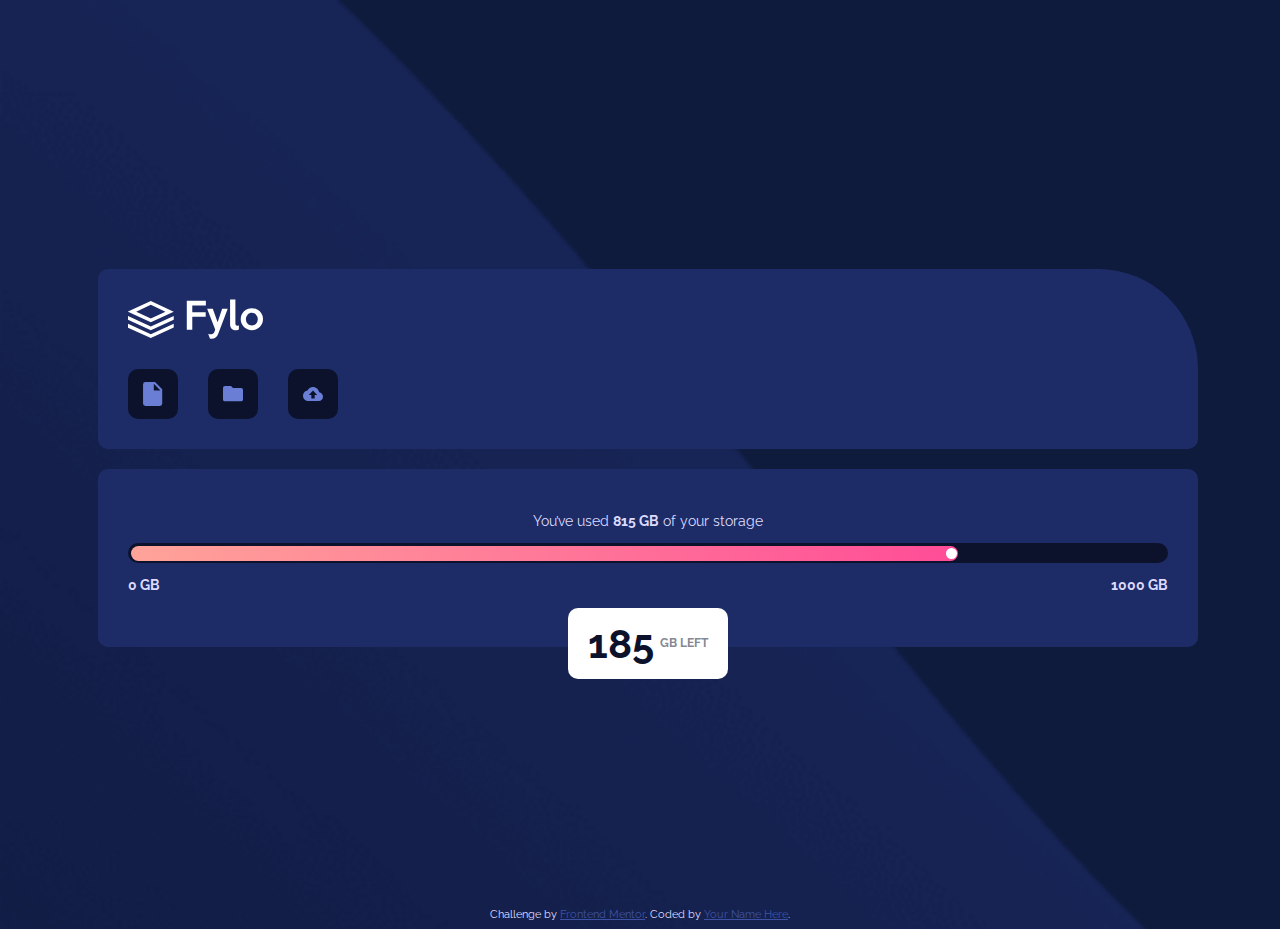
<file: fylo-data-storage-component-master/index.html>
<!DOCTYPE html>
  <html lang="en">
  <head>
    <meta charset="UTF-8">
    <meta name="viewport" content="width=device-width, initial-scale=1.0"> <!-- displays site properly based on user's device -->
  <!-- Font -->
  <link rel="preconnect" href="https://fonts.googleapis.com">
  <link rel="preconnect" href="https://fonts.gstatic.com" crossorigin>
  <link href="https://fonts.googleapis.com/css2?family=Raleway:wght@400;700&display=swap" rel="stylesheet"> 
  <link rel="icon" type="image/png" sizes="32x32" href="./images/favicon-32x32.png">
  
  <title>Frontend Mentor | Fylo data storage component</title>
    <link rel="stylesheet" href="./style.css">
  <!-- Feel free to remove these styles or customise in your own stylesheet 👍 -->
  <style>
    .attribution { font-size: 11px; text-align: center; }
    .attribution a { color: hsl(228, 45%, 44%); }
  </style>
</head>
<body>
  <div class="container">
    <main class="card">
      <div class="card-header">
        <div class="logo">
          <img src="./images/logo.svg" alt="">
        </div>
        <div class="iconos">
          <div class="iconos-container">
            <img class="img" src="./images/icon-document.svg" alt="">
          </div>
          <div class="iconos-container">
            <img class="img" src="./images/icon-folder.svg" alt="">
          </div>
          <div class="iconos-container">
            <img class="img" src="./images/icon-upload.svg" alt="">
          </div>
        </div>
      </div> <!-- fin  card-header -->

      <div class="card-body">
        <div class="card-body-header">
          <p class="text-center">You’ve used <strong class="bold">815 GB</strong> of your storage</p>
        </div>
        <div class="blue-nigth">
              <div class="degraded">
                <div class="ball"></div>
              </div>
        </div>
        <div class="body-footer">
          <p>0 GB</p>
          <p>1000 GB</p>
        </div>
        <div class="number-container">
          <div class="number">
              <h1 class="number-parrafo no-margin">185</h1>  
              <p class="min-font">GB Left</p>
          </div>
          <div class="triangle"></div>
        </div>
      </div> <!-- fin card-body -->
      
    </main>
  </div>
  <div class="attribution">
    Challenge by <a href="https://www.frontendmentor.io?ref=challenge" target="_blank">Frontend Mentor</a>. 
    Coded by <a href="#">Your Name Here</a>.
  </div>
</body>

</html>
</file>
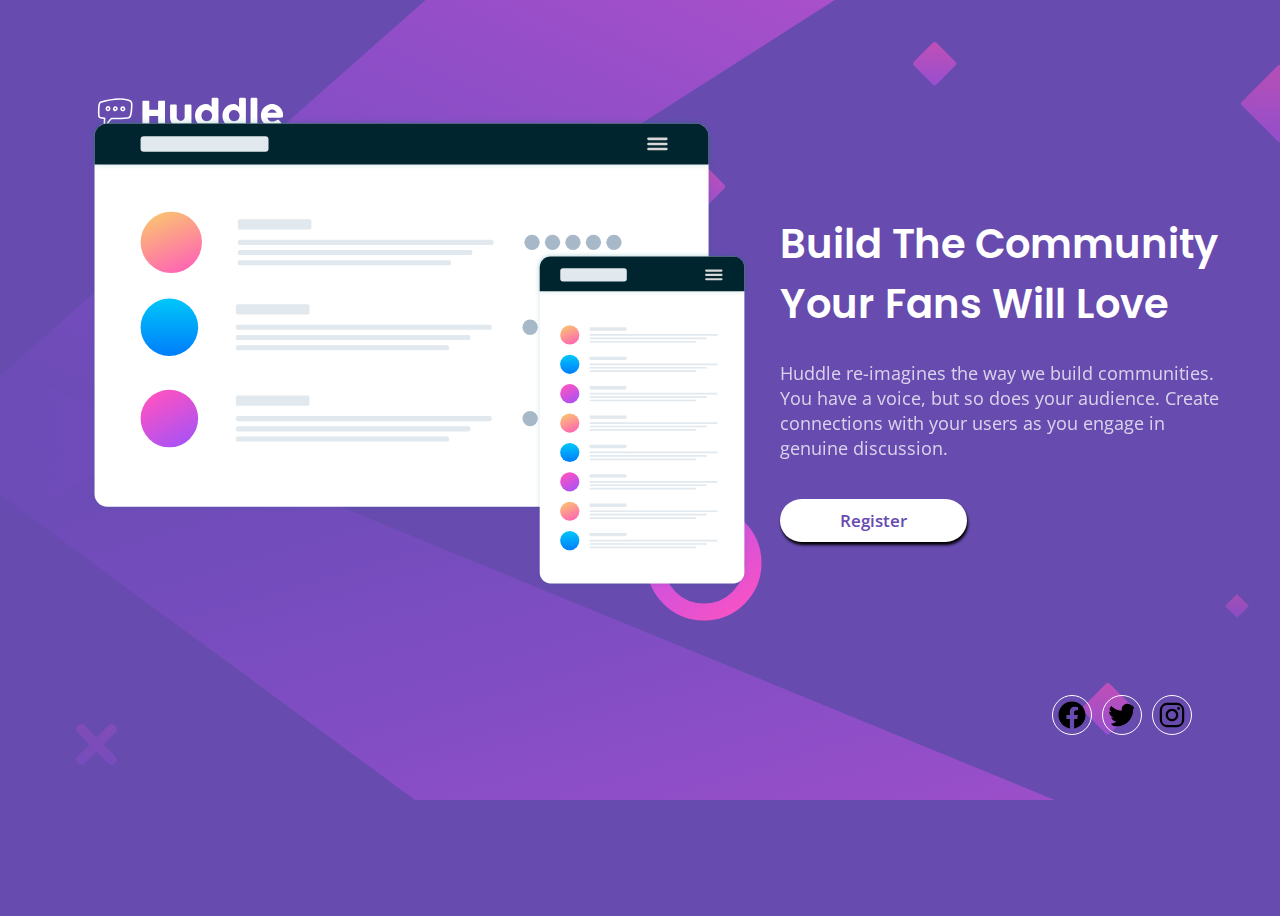
<file: huddle-landing-page-with-single-introductory-section-master/index.html>
<!DOCTYPE html>
<html lang="en">
<head>
  <meta charset="UTF-8">
  <meta name="viewport" content="width=device-width, initial-scale=1.0"> <!-- displays site properly based on user's device -->

  <link rel="icon" type="image/png" sizes="32x32" href="./images/favicon-32x32.png">
  <!-- Fonts -->
  <link rel="preconnect" href="https://fonts.googleapis.com">
  <link rel="preconnect" href="https://fonts.gstatic.com" crossorigin>
  <link href="https://fonts.googleapis.com/css2?family=Open+Sans&family=Poppins:wght@400;600&display=swap" rel="stylesheet">
  
  
  <title>Frontend Mentor | Huddle landing page with single introductory section</title>
  <link rel="stylesheet" href="style.css">
  <!-- Feel free to remove these styles or customise in your own stylesheet 👍 -->
  <style>
    .attribution { font-size: 11px; text-align: center; }
    .attribution a { color: hsl(228, 45%, 44%); }
  </style>
</head>
<body>
  <div class="contenedor">
    <header class="logo-contenedor">
      <img class="logo" src="./images/logo.svg" alt="logo">
    </header>
    <main class="principal">
        <div class="imagen-contenedor">
            <img class="imagen"src="./images/illustration-mockups.svg" alt="fondo-desktop">
        </div>
        <div class="body-contenedor">
          <h1 class="titulo centrar-texto">Build The Community Your Fans Will Love</h1>
          <p class="parrafo centrar-texto">Huddle re-imagines the way we build communities. You have a voice, but so does your audience. 
            Create connections with your users as you engage in genuine discussion. </p>
            <div class="boton-contenedor">
              <a class="boton" href="#">Register</a>
            </div>
        </div>
    </main>
    <footer class="iconos-contenedor">
      <img class="icono" src="./images/facebook-brands.svg" alt="facebook">
      <img class="icono" src="./images/twitter-brands.svg" alt="twitter">
      <img class="icono" src="./images/instagram-brands.svg" alt="instagram">
    </footer>
  </div>
  

  

 

 <!--  <footer>
    <p class="attribution">
      Challenge by <a href="https://www.frontendmentor.io?ref=challenge" target="_blank">Frontend Mentor</a>. 
      Coded by <a href="#">Your Name Here</a>.
    </p>
  </footer> -->
</body>
</html>
</file>
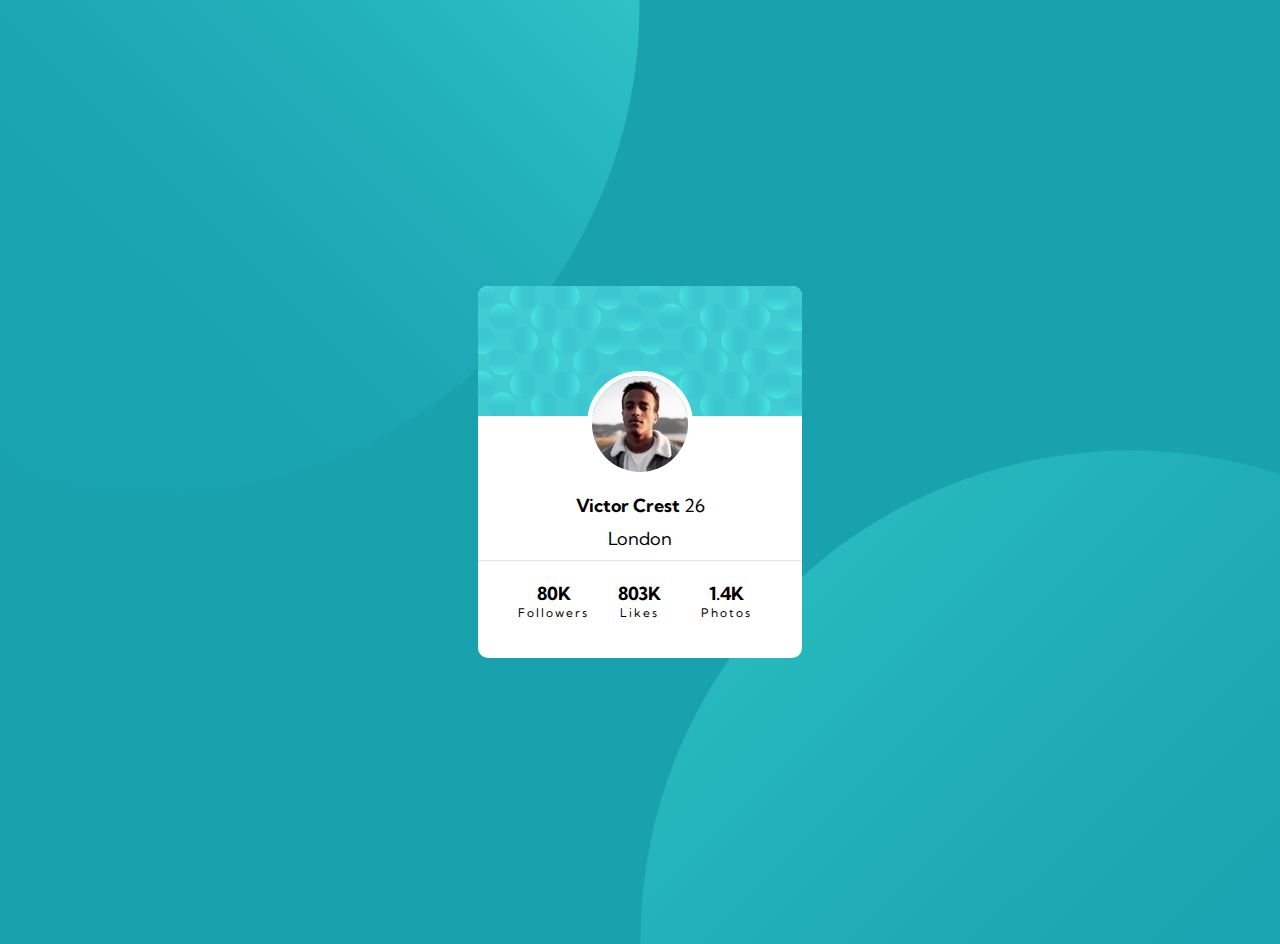
<file: profile-card-component-main/index.html>
<!DOCTYPE html>
<html lang="en">
<head>
  <meta charset="UTF-8">
  <meta name="viewport" content="width=device-width, initial-scale=1.0"> <!-- displays site properly based on user's device -->

  <link rel="icon" type="image/png" sizes="32x32" href="./images/favicon-32x32.png">
  <!-- fonts -->
  <link rel="preconnect" href="https://fonts.googleapis.com">
  <link rel="preconnect" href="https://fonts.gstatic.com" crossorigin>
  <link href="https://fonts.googleapis.com/css2?family=Kumbh+Sans:wght@400;700&display=swap" rel="stylesheet"> 
  <link rel="stylesheet" href="style.css">
  
  <title>Frontend Mentor | Profile card component</title>

  <!-- Feel free to remove these styles or customise in your own stylesheet 👍 -->
  <style>
    .attribution { font-size: 11px; text-align: center; }
    .attribution a { color: hsl(228, 45%, 44%); }
  </style>
</head>
<body>
  <div class="contenedor">
    <div class="tarjeta">
      <div class="contenedor-celeste">
          <img class="celeste" src="./images/bg-pattern-card.svg" alt="fondo">
         <div class="contenedor-victor">
          <img class="victor" src="images/image-victor.jpg" alt="victor">
         </div>
      </div>
      <div class="tarjeta-mid">
        <div class="tarjeta-mid-top">
          <p class="centrar-texto no-padding no-margin"> <span class="nombre "> Victor Crest</span>  26  </p>
          <p class="centrar-texto no-padding no-margin">London</p> 
        </div>  
        <hr class="opacity">
       </div>    
       <div class="tarjeta-bot">
          <div class="primero">
            <p class="number centrar-texto no-margin">80K</p>
            <p class="descripcion centrar-texto no-margin">Followers</p>
          </div>
          <div class="segundo">
            <p class="number centrar-texto no-margin">803K</p>
            <p class="descripcion centrar-texto no-margin">Likes</p>
          </div>
          <div class="tercero">
            <p class="number centrar-texto no-margin">1.4K</p>
            <p class="descripcion centrar-texto no-margin">Photos</p>
          </div>
       </div>
      </div>
    </div>
  </div>
  <!-- <div class="attribution">
    Challenge by <a href="https://www.frontendmentor.io?ref=challenge" target="_blank">Frontend Mentor</a>. 
    Coded by <a href="#">Your Name Here</a>.
  </div> -->
</body>
</html>
</file>
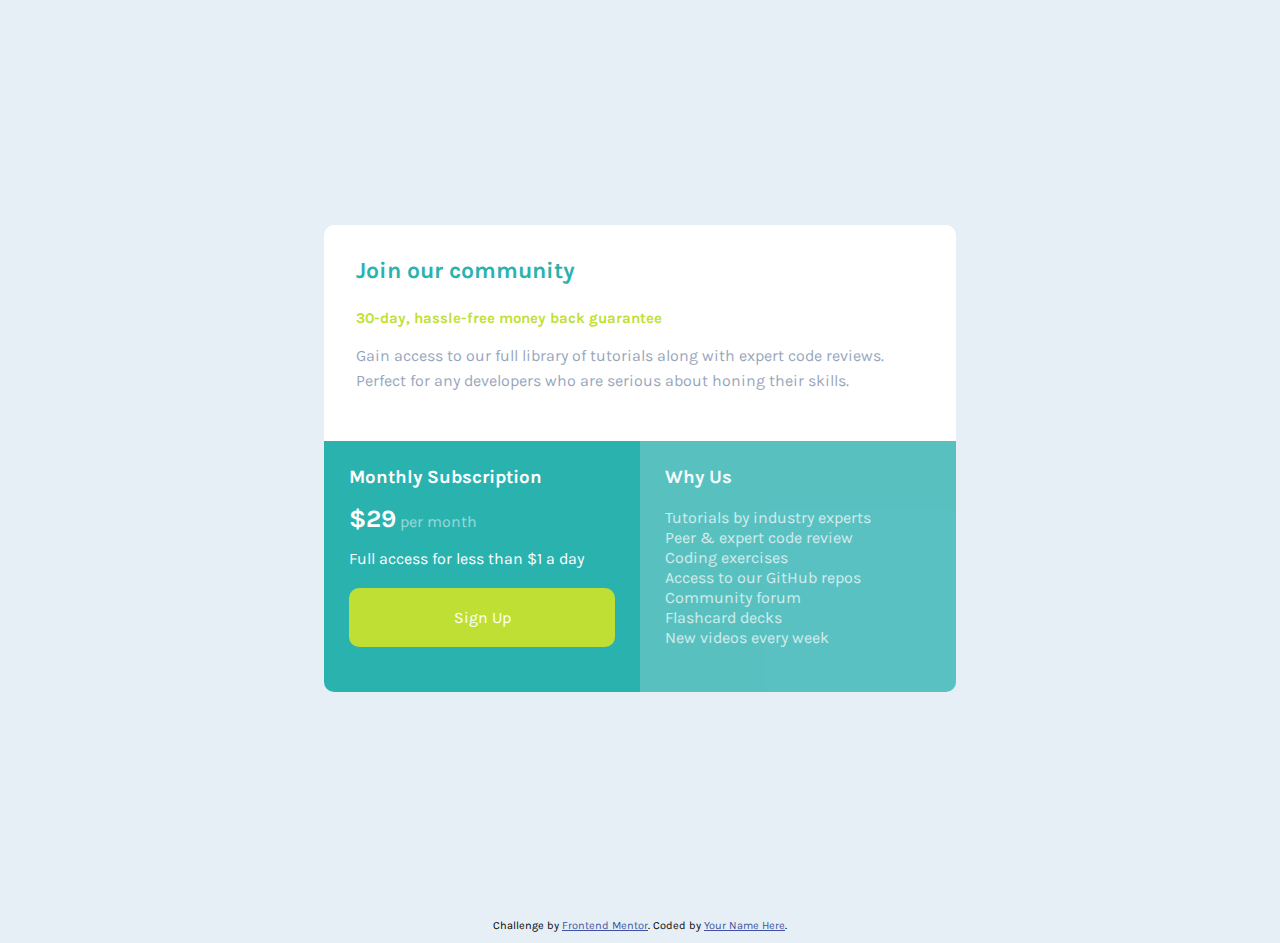
<file: single-price-grid-component-master/index.html>
<!DOCTYPE html>
<html lang="en">
<head>
  <meta charset="UTF-8">
  <meta name="viewport" content="width=device-width, initial-scale=1.0"> <!-- displays site properly based on user's device -->

  <link rel="icon" type="image/png" sizes="32x32" href="./images/favicon-32x32.png">
  <!-- fonts -->
  <link rel="preconnect" href="https://fonts.googleapis.com">
  <link rel="preconnect" href="https://fonts.gstatic.com" crossorigin>
  <link href="https://fonts.googleapis.com/css2?family=Karla:wght@400;700&display=swap" rel="stylesheet"> 
  <link rel="stylesheet" href="style.css">
  
  <title>Frontend Mentor | Single Price Grid Component</title>

  <!-- Feel free to remove these styles or customise in your own stylesheet 👍 -->
  <style>
    .attribution { font-size: 11px; text-align: center; }
    .attribution a { color: hsl(228, 45%, 44%); }
  </style>
</head>
<body>
  <main class="contenedor">
      <div class="hero">
        <div class="contenedor-1">
          <h1 class="verde-oscuro no-margin">Join our community</h1>
          <h2 class="verde-claro no-margin">30-day, hassle-free money back guarantee</h2>
          <p class="parrafo">Gain access to our full library of tutorials along with expert code reviews. 
            Perfect for any developers who are serious about honing their skills.</p>
        </div>
        <div class="contenedor-2">
            <h3 class="contenedor-2-titulo no-margin"> Monthly Subscription</h3>
            <p><span class="number"> &dollar;29</span> <span class="plomo"> per month</span></p>
            <p class="no-margin" >Full access for less than &dollar;1 a day</p>
            <a class="boton" href="#">Sign Up</a>
        </div>
        <div class="contenedor-3">
          <h3 class="titulo-3 no-margin">Why Us</h3>
           
              <li> Tutorials by industry experts</li>
              <li>Peer &amp; expert code review</li>
              <li>Coding exercises</li>
              <li>Access to our GitHub repos</li>
              <li>Community forum</li>
              <li>Flashcard decks</li>
              <li>New videos every week</li>
           
        </div>
      </div>
  </main>

  <footer>
    <p class="attribution">
      Challenge by <a href="https://www.frontendmentor.io?ref=challenge" target="_blank">Frontend Mentor</a>. 
      Coded by <a href="#">Your Name Here</a>.
    </p>
  </footer>
</body>
</html>
</file>
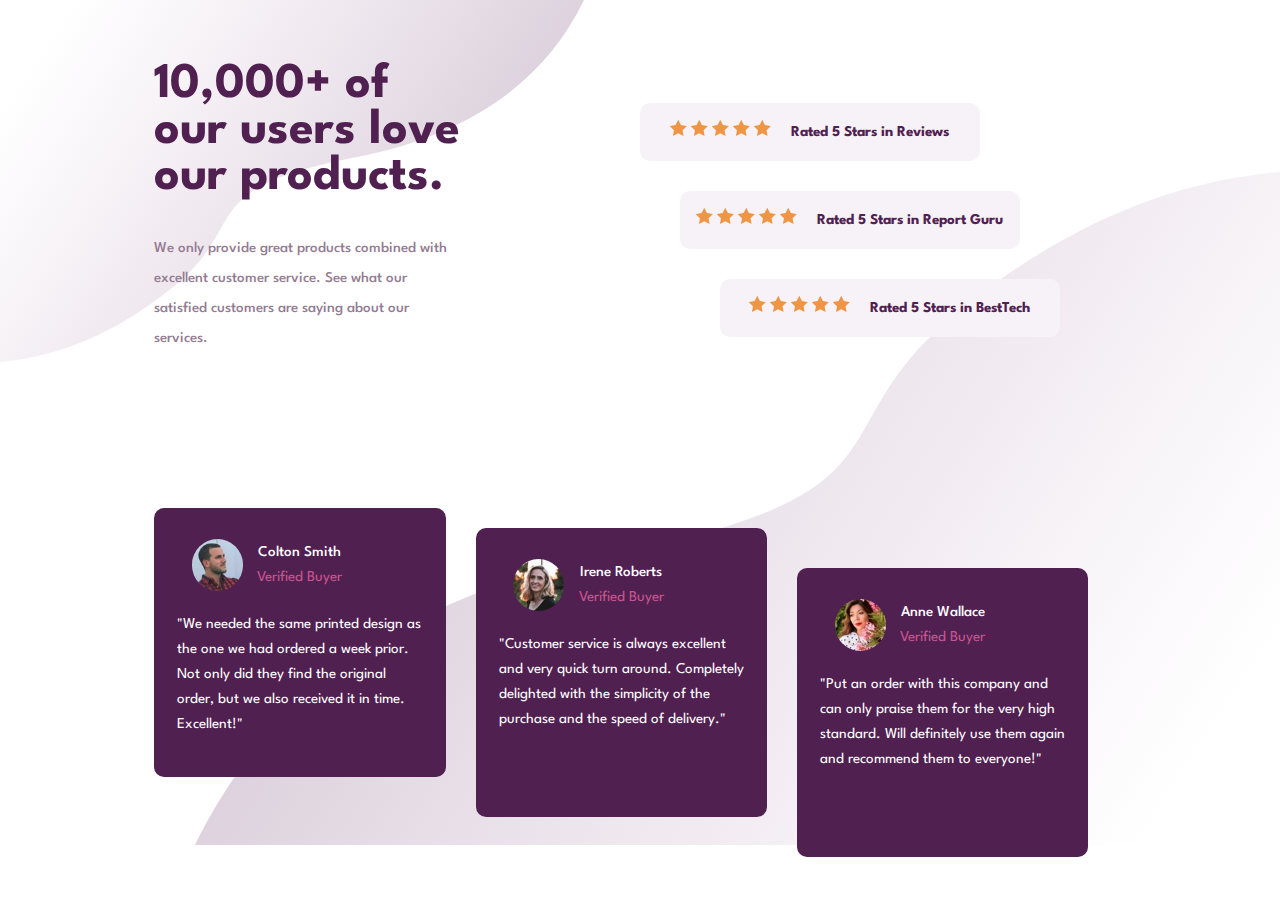
<file: social-proof-section-master/index.html>
<!DOCTYPE html>
<html lang="en">
  <head>
    <meta charset="UTF-8" />
    <meta name="viewport" content="width=device-width, initial-scale=1.0" />
    <!-- displays site properly based on user's device -->

    <link
      rel="icon"
      type="image/png"
      sizes="32x32"
      href="./images/favicon-32x32.png"
    />
    <link rel="stylesheet" href="./style.css">
    <!-- fuentes -->
    <link rel="preconnect" href="https://fonts.googleapis.com">
    <link rel="preconnect" href="https://fonts.gstatic.com" crossorigin>
    <link href="https://fonts.googleapis.com/css2?family=Spartan:wght@400;500;700&display=swap" rel="stylesheet"> 
    <title>Frontend Mentor | Social proof section</title>
    
    <!-- Feel free to remove these styles or customise in your own stylesheet 👍 -->
    <style>
      .attribution {
        font-size: 11px;
        text-align: center;
      }
      .attribution a {
        color: hsl(228, 45%, 44%);
      }
    </style>
  </head>
  <body class="cuerpo">
    <div class="contenedor">
      <header>
        <div class="cabecera">
          <div class="informacion">
            <h1 class="titulo centrar">10,000+ of our users love our products.</h1>
            <p class="info-texto centrar">We only provide great products combined with excellent customer service.
              See what our satisfied customers are saying about our services.</p>
          </div>
        </div>
        
        <div class="calificacion">
          <div class="stars stars1 centrar"> 
            <div class="stars-top">
              <img src="./images/icon-star.svg" alt="">
              <img src="./images/icon-star.svg" alt="">
              <img src="./images/icon-star.svg" alt="">
              <img src="./images/icon-star.svg" alt="">
              <img src="./images/icon-star.svg" alt="">
            </div>
            <div class="stars-bot">
              <p>Rated 5 Stars in Reviews</p>
            </div>
            
          </div>
          <div class="stars stars2 centrar">
            <div class="stars-top">
              <img src="./images/icon-star.svg" alt="">
              <img src="./images/icon-star.svg" alt="">
              <img src="./images/icon-star.svg" alt="">
              <img src="./images/icon-star.svg" alt="">
              <img src="./images/icon-star.svg" alt="">
            </div>
            <div class="stars-bot">
              <p>Rated 5 Stars in Report Guru</p>
            </div>
          </div>
          <div class="stars stars3 centrar">
            <div class="stars-top">
              <img src="./images/icon-star.svg" alt="">
              <img src="./images/icon-star.svg" alt="">
              <img src="./images/icon-star.svg" alt="">
              <img src="./images/icon-star.svg" alt="">
              <img src="./images/icon-star.svg" alt="">
            </div>
            <div class="stars-bot">
              <p>Rated 5 Stars in BestTech</p>
            </div>
          </div>
        </div>

      </header>
      <main class="contenido-principal"> 
        <div class="colton">
          <div class="colton-top">
            <div class="colton-img-contenedor">
              <img  class="colton-image" src="./images/image-colton.jpg" alt="">
            </div>
            <div class="texto-top ">
              <p class="nombre no-margin">Colton Smith</p>
              <p class="verificado no-margin">Verified Buyer</p>
            </div>
          </div>
          <div class="colton-bot">
            <p class="comentario">
              "We needed the same printed design as the one we had ordered a week prior.
               Not only did they find the original order, but we also received it in time.
               Excellent!"
            </p>
          </div>
        </div> <!-- fin colton -->
        <div class="irene">
          <div class="irene-top ">
            <div class="irene-img-contenedor">
              <img  class="irene-image" src="./images/image-irene.jpg" alt="">
            </div>
            <div class="texto-top">
              <p class="nombre no-margin" >Irene Roberts </p>
              <p class="verificado no-margin">Verified Buyer</p>
            </div>
          </div>
          <div class="irene-bot">
            <p class="comentario">
              "Customer service is always excellent and very quick turn around. Completely
              delighted with the simplicity of the purchase and the speed of delivery."
            </p>
          </div>
        </div> <!-- fin irene -->
        <div class="anne">
          <div class="anne-top">
            <div class="anne-img-contenedor">
              <img  class="anne-image" src="./images/image-anne.jpg" alt="">
            </div>
            <div class="texto-top">
              <p class="nombre no-margin"> Anne Wallace</p>
              <p class="verificado no-margin">Verified Buyer</p>
            </div>
          </div>
          <div class="anne-bot">
            <p class="comentario"> 
              "Put an order with this company and can only praise them for the very high
              standard. Will definitely use them again and recommend them to everyone!"
            </p>
          </div>
        </div><!-- fin anne -->

      </main>
    
    </div>
    

    <!-- <div class="attribution">
      Challenge by
      <a href="https://www.frontendmentor.io?ref=challenge" target="_blank"
        >Frontend Mentor</a
      >. Coded by <a href="#">Your Name Here</a>. -->
    </div>
  </body>
</html>
</file>
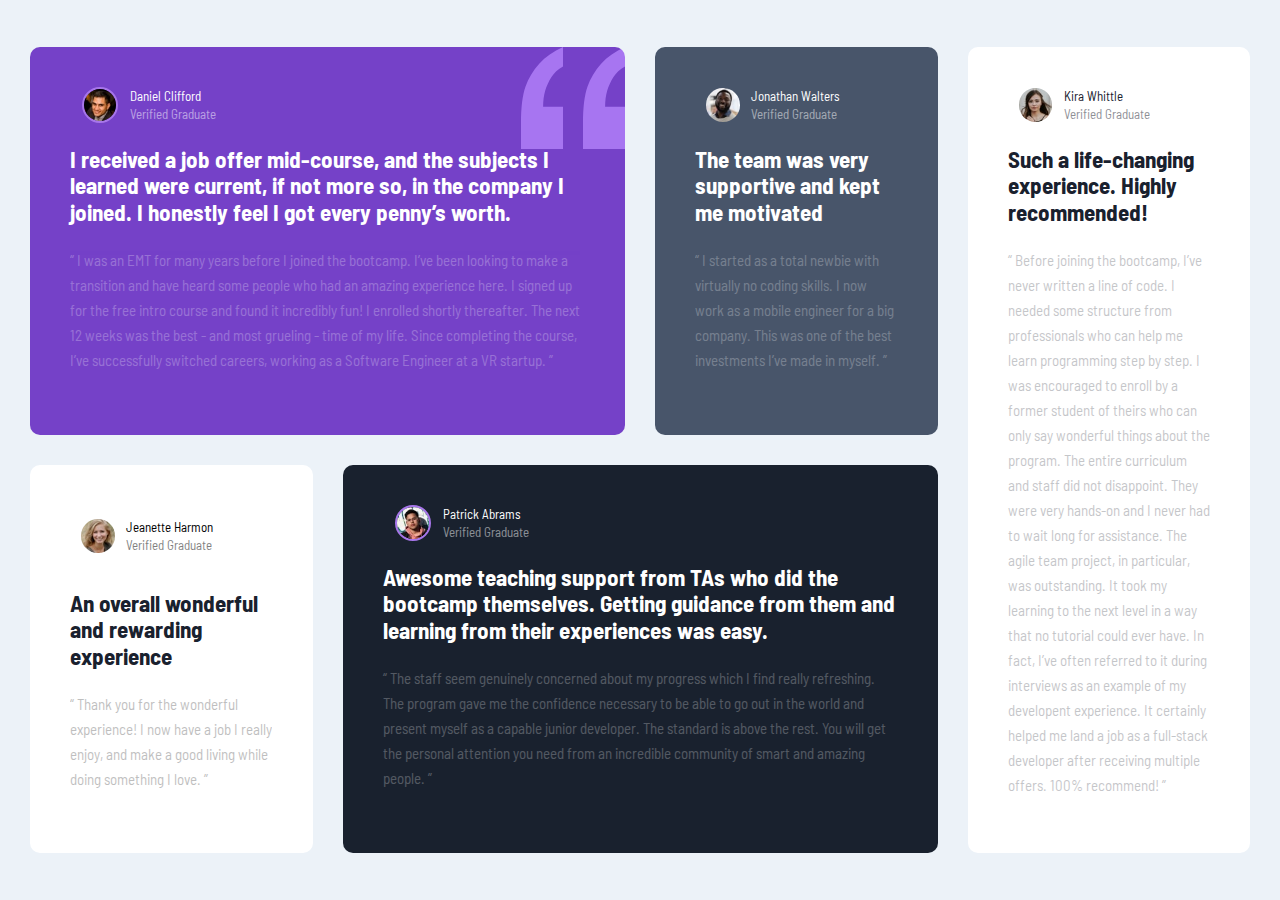
<file: workers-feedback/index.html>
<!DOCTYPE html>
<html lang="en">
  <head>
    <meta charset="UTF-8" />
    <meta name="viewport" content="width=device-width, initial-scale=1.0" />
    <!-- displays site properly based on user's device -->

    <link
      rel="icon"
      type="image/png"
      sizes="32x32"
      href="./images/favicon-32x32.png"
    />
    <link rel="preconnect" href="https://fonts.googleapis.com" />
    <link rel="preconnect" href="https://fonts.gstatic.com" crossorigin />
    <link
      href="https://fonts.googleapis.com/css2?family=Barlow+Semi+Condensed:wght@500;600&display=swap"
      rel="stylesheet"
    />
    <link rel="stylesheet" href="./style.css" />
    <link rel="stylesheet" href="./normalice.css" />
    <title>Frontend Mentor | [Challenge Name Here]</title>
  </head>
  <body>
    <div class="contenedor">
      <div class="daniel">
        <div class="cabecera">
          <div class="imagen">
            <img
            class="imagen-daniel"
            src="./images/image-daniel.jpg"
            alt="foto daniel"
            />
          </div>
          <p class="nombre-verificador no-margin">
            <span class="nombreDaniel">Daniel Clifford</span><br />
            <span class="verificador">Verified Graduate</span> 
          </p>
        </div>
        <h3 class="blanco-bold">
          I received a job offer mid-course, and the subjects I learned were
          current, if not more so, in the company I joined. I honestly feel I
          got every penny’s worth.
        </h3>
        <p class="comentario">
          “ I was an EMT for many years before I joined the bootcamp. I’ve been
          looking to make a transition and have heard some people who had an
          amazing experience here. I signed up for the free intro course and
          found it incredibly fun! I enrolled shortly thereafter. The next 12
          weeks was the best - and most grueling - time of my life. Since
          completing the course, I’ve successfully switched careers, working as
          a Software Engineer at a VR startup. ”
        </p>
      </div>
      <!-- Fin DANIEL -->
      <div class="jonathan">
        <div class="cabecera">
          <div class="imagen">
            <img class="imagen-jonathan" src="./images/image-jonathan.jpg" alt="foto de jonathan">
          </div>
          <p class="nombre-verificador no-margin">
            <span class="nombreJonathan">Jonathan Walters</span><br>
             <span class="verificador">Verified Graduate</span>
            </p>
        </div>
        <h3 class="blanco-bold ">The team was very supportive and kept me motivated</h3>
        <p class="comentario">
          “ I started as a total newbie with virtually no coding skills. I now
          work as a mobile engineer for a big company. This was one of the best
          investments I’ve made in myself. ”
        </p>
      </div>
      <!-- Fin JONATHAN -->
      <div class="jeanette">
        <div class="cabecera">
          <div class="imagen">
            <img class="imagen-jeanette" src="./images/image-jeanette.jpg" alt="foto de jeanette">
          </div>
            <p class="nombre-verificador">
              <span class="nombreJeanette">Jeanette Harmon</span><br>
              <span class="verificador">Verified Graduate</span>
            </p>
          </div>
          <h3 class="negro-bold">An overall wonderful and rewarding experience</h3>
          <p class="comentario">
            “ Thank you for the wonderful experience! I now have a job I really
            enjoy, and make a good living while doing something I love. ”
          </p>
      </div>
      <!-- fin jeanette -->
      <div class="patrick">
        <div class="cabecera">
          <div class="imagen">
              <img class="imagen-patrick" src="./images/image-patrick.jpg" alt="foto de patrick">
          </div>
          <p class="nombre-verificador no-margin">
           <span class="nombrePatrick">Patrick Abrams </span> <br>
           <span class="verificador">Verified Graduate</span>
          </p>
          
        </div>
        <h3 class="blanco-bold">
          Awesome teaching support from TAs who did the bootcamp themselves.
          Getting guidance from them and learning from their experiences was
          easy.
        </h3>
        <p class="comentario">
          “ The staff seem genuinely concerned about my progress which I find
          really refreshing. The program gave me the confidence necessary to be
          able to go out in the world and present myself as a capable junior
          developer. The standard is above the rest. You will get the personal
          attention you need from an incredible community of smart and amazing
          people. ”
        </p>
      </div>
      <!-- fin PATRICK -->
      <div class="kira">
        <div class="cabecera">
          <div class="imagen">
            <img class="imagen-kira" src="./images/image-kira.jpg" alt="foto de kira">
          </div>
          <p class="nombre-verificador no-margin">
          <span class="nombreKira">Kira Whittle</span><br> 
          <span class="verificador">Verified Graduate</span>
          </p>
        </div>
        <h3 class="negro-bold">Such a life-changing experience. Highly recommended!</h3>
        <p class="comentario">
          “ Before joining the bootcamp, I’ve never written a line of code. I
          needed some structure from professionals who can help me learn
          programming step by step. I was encouraged to enroll by a former
          student of theirs who can only say wonderful things about the program.
          The entire curriculum and staff did not disappoint. They were very
          hands-on and I never had to wait long for assistance. The agile team
          project, in particular, was outstanding. It took my learning to the
          next level in a way that no tutorial could ever have. In fact, I’ve
          often referred to it during interviews as an example of my developent
          experience. It certainly helped me land a job as a full-stack
          developer after receiving multiple offers. 100% recommend! ”
        </p>
      </div>
      <!-- fin KIRA -->
     
    </div>
    <!-- <div class="attribution">
      Challenge by
      <a href="https://www.frontendmentor.io?ref=challenge" target="_blank"
        >Frontend Mentor</a
      >. Coded by <a href="#">Your Name Here</a>.
    </div> -->
  </body>
</html>
</file>
<file: 3-column-preview-card-component-main/style.css>
:root{
        --fdisplay:'Big Shoulders Display', cursive;
        --flexand:'Lexend Deca', sans-serif;

        /*colors*/
        /* Primary */

        --BrightOrange: hsl(31, 77%, 52%);
        --DarkCyan: hsl(184, 100%, 22%);
        --VeryDarkCyan: hsl(179, 100%, 13%);

        /* Neutral */

        --TransparenWhite: hsla(0, 0%, 100%, 0.75);  /* (paragraphs) parrafos */
        --VeryLightGray: hsl(0, 0%, 95%); /* (background, headings, buttons) fondo, cabecera,botones*/
    }


html{
    box-sizing: border-box;
    font-size: 62.5%;
}
*, *:before, *:after {
    box-sizing: inherit;
}
img{
    max-width: 100%;
}
body{
    font-size: 1.5rem;
    background-color: var(--VeryLightGray);

}
.text-center{
    text-align: center;
}
.no-margin{
    margin: 0;
}
.no-padding{
    padding: 0;
}
.contenedor{
   margin: 10rem 2rem
}
.tarjetas{
    
}
/** globals*/
.titulo{
    font-family: var(--fdisplay);
    text-transform: uppercase;
    font-weight: bold;
    color: var(--VeryLightGray);
    margin-bottom: 3rem;
   
}
.parrafo{
    color: var(--TransparenWhite);
    font-family: var(--flexand);
    font-weight: 400;
   /*  margin: 0 3rem 0 0; */
    line-height: 2.5rem;
   
    
}
a{
    text-decoration: none;
    border-radius: 3rem;
    padding: 1.5rem 3rem;
    font-weight: 400;
    font-family: var(--flexand);
  
}
/**buttons**/
.boton-1{
    color: var(--BrightOrange);
    background-color: var(--VeryLightGray);
    font-weight: 700;
}
.btn-contenedor{
    display: flex;
    justify-content: flex-start;
    text-align: center;
    margin-top: 2rem;

}
/**/
.tarjeta-1{
    background-color: var(--BrightOrange);
    border-top-left-radius: 1rem;
    border-top-right-radius: 1rem;
    padding: 5rem;
    
}
/* pictures */
.imagen-contenedor{
   
    display: flex;
    margin-bottom: 3rem;
}
/**/
.tarjeta-2{
    background-color: var(--DarkCyan);
    padding: 5rem;
}
.boton-2{
    color: var(--DarkCyan);
    background-color: var(--VeryLightGray);
    font-weight: 700;
}

/**/
.tarjeta-3{
    background-color: var(--VeryDarkCyan);
    border-bottom-left-radius: 1rem;
    border-bottom-right-radius: 1rem;
    padding: 5rem;
}
.boton-3{
    color: var(--VeryDarkCyan);
    background-color: var(--VeryLightGray);
    font-weight: 700;
    
}
@media(min-width:375px){
    .contenedor{
        display: flex;
        align-items: center;
        justify-content: center;
    }
    .tarjetas{
        display: flex;
        align-items: center;
        justify-content: center;
        margin: 0 auto;
        width: 70%;
    }
    .tarjeta-1{
        border-top-right-radius: 0;
        border-bottom-left-radius: 1rem;
       
    }
    
    .tarjeta-3{
        border-bottom-left-radius: 0;
        border-top-right-radius: 1rem;
    }
}
</file>
<file: Card-user-working/style.css>
:root{
    --fuentePrincipal:'Poppins', sans-serif;
    /* primarios*/
    --rojo: hsl(0, 78%, 62%);
    --celeste: hsl(180, 62%, 55%);
    --naranja: hsl(34, 97%, 64%);
    --azul: hsl(212, 86%, 64%);
    /* secundarios */
    --plomoOscuro: hsl(234, 12%, 34%);
    --plomoClaro: hsl(229, 6%, 66%);
    --casiBlanco: hsl(0, 0%, 98%);
}
html{
    box-sizing: border-box;
    font-size: 62.5%;
}
body{
    font-size: 1.5rem;
    font-family: var(--fuentePrincipal);
    background-color: var(--casiBlanco);
}
*, *:before, *:after {
    box-sizing: inherit;
}

.alinear-texto-centro{
    text-align: center; 
}

.titulo{
    font-weight:200;
    font-size: 2.6rem;
   
}
.titulo-bold{
    font-weight: 700;
}
.subtitulo{
    font-size: 3rem;
    font-weight: 600;
    margin-bottom: .5rem;
    
}
.parrafo-cabecera{
    max-width:50rem; 
    color: var(--plomoClaro);
    font-weight:400;  
   
}
.imagen{
    text-align: end;
    padding-top: 2rem;
 
}

.contenedor{
    display: flex;
    flex-direction: column  ;
    column-gap: 4rem;
    margin-top: 3rem;
    max-width: 100%;

}
@media(max-width:550px){
    .contenedor{
        display: flex;
        flex-direction: column;
    }
}
@media(min-width:551px){
    .contenedor{
        display: grid;
        grid-template-columns: repeat(2,1fr);
        grid-template-rows: repeat(2,1fr);
    }.columna2{
        grid-row: 1/3;
    }
 
}
@media(min-width:1155px){
    .contenedor{
        display: grid;
        grid-template-columns: repeat(3,1fr);
        justify-content: center;
        align-items: center;
    }
   
    .columna2{
        grid-column: 2/3;
    }
    .supervisor{}
}

.supervisor{

    padding: 3rem;
    width:100%;
    margin: 0 auto;
    
    border-top: .5rem solid var(--celeste);
    box-shadow: 0px 0px 15px var(--plomoClaro);
}
.team-builder{
    grid-column: 2/3;
    padding: 3rem;
    width: 100%;
    border-top: .5rem solid var(--rojo);
    box-shadow: 0px 0px 15px var(--plomoClaro);
    
    
}
.karma{
    grid-column: 2/3;
    width: 100%;
    padding: 3rem;
   
    border-top: .5rem solid var(--naranja);
    box-shadow: 0px 5px 15px var(--plomoClaro);
}
.calculator{
    grid-column: 3/4;
    width: 100%;
    padding: 3rem;
    
    border-top: .5rem solid var(--azul);
    box-shadow: 0px 5px 15px var(--plomoClaro);
}
.columna1, .columna3{
    display: flex;
    align-items: center;
    justify-content: center;
}
.columna2{
   
    display:flex;
    flex-direction: column;
    justify-content: center;
    align-items: center;
    gap: 4rem;
    margin: 4rem 0;
}
.parrafos{
    color: var(--plomoClaro);
    font-weight: 200;
    line-height: 2.5rem;
}
.border-radius{
    border-radius: 1rem;
}

.cabecera{
    display: flex;
    flex-direction: column;
    justify-content: center;
    align-items: center;
  
}
.cuerpo{
   width: 120rem;
   max-width: 90%;
   margin: 0 auto;
   padding: 1rem;
}
</file>
<file: clipboard-landing-page-master/style.css>
:root{
    /* Colors */

    /* Primary */

    --Strong-Cyan: hsl(171, 66%, 44%);
    --Light-Blue: hsl(233, 100%, 69%);

    /*Neutral */

    --Dark-Grayish-Blue: hsl(210, 10%, 33%);
    --Grayish-Blue: hsl(201, 11%, 66%);
}
html{
    box-sizing: border-box;
    font-size: 62.5%;   
}
*, *:before, *:after {
    box-sizing: inherit;
}
body{
    font-family: 'Bai Jamjuree', sans-serif;
    font-size: 1.8rem;
    min-height: 100vh;
    
    background-position-x: center;
    background-position-y:top;
    
}
li{
    list-style: none;
}
/*Utilitys*/
.text-center{
    text-align: center;
}
.no-margin{
    margin: 0;
}
.no-padding{
    padding: 0;
}
.header{
    background-image: url(./images/bg-header-mobile.png);
    background-repeat: no-repeat;
    background-size: cover;
    background-position: center;
    display: flex;
    flex-direction: column;
    align-items: center;
    padding:10rem 1rem;
}
.img-container{
    display: flex;
    justify-content: center;
    align-items: center;
    margin: 5rem 0;
}

.icons{
    height: 4rem;
}

.parrafo{
    color: var(--Grayish-Blue);
    font-weight: 400;
    font-size: 1.6rem;
    line-height: 2.5rem;
}
.btn{
    width: 100%;
    border: none;
    border-radius: 10rem;
    padding: 2rem;
    color: white;
    font-weight: 400;
    font-size: 1.6rem;
    margin-bottom: 2rem;
}
/* .btn:last-of-type{

    margin-top: 2rem;
} */
.btn-ios{
    background-color: var(--Strong-Cyan);
    box-shadow: 5px 5px 1px var(--Strong-Cyan);
   
}
.btn-mac{
    background-color: var(--Light-Blue);
    
}
.img-computer{
    width: 100%;
}
.section-1{
    margin: 5rem 0;
}
.img-cel{
    width: 100%;
}
.section-2{
    margin: 10rem 0;
    padding: 0 3rem ;
}
.business{
    display: flex;
    flex-direction: column;
    align-items: center;
    justify-content: center;
    margin: 10rem 0;
}
.section-3-bot{
    display: flex;
    flex-direction: column;
    align-items: center;
}
.footer{
    margin: 4rem 0 0 0;
    background-color: #F5F6F8;
    padding: 5rem;
}
.img-logo-footer{
    display: flex;
    justify-content: center;
    align-items: center;
}
.logo-footer{
    width: 5rem;
    height: 5rem;
}
.list{
    display: flex;
    flex-direction: column;
    align-items: center;
    gap: 3rem;
    margin: 4rem 0;
}
.social{
    margin: 4rem 0 0 0;
    display: flex;
    justify-content: center;
    gap: 4rem;
}
.title{
    display: flex;
    flex-direction: column;
    align-items: center;
    justify-content: center;
    padding: 1.8rem;
    font-size: 1.64rem;
}

.section-1{
    padding: 3.9rem;
  
}
.section-3{
    padding: 0 3.4rem;
    display: flex;
    flex-direction: column;
    align-items: center;
}

@media(min-width:1440px){
    .section-1-text{
        display: flex;
        flex-direction: column;
        align-items: center;
    }
    .section-1-parrafo{
        max-width: 45%;
    }
    .btn-container{
        display: flex;
        flex-direction: row;
    }
    
    .title-parrafo{
        max-width: 65%;
    }
    .btn-container{
        display: flex;
        flex-direction: row;
        align-items: center;
        gap: 2rem;
        width: 30%;
    }
    
    .section-1-bot{
        display: flex;
        gap: 10rem;
       
    }
    .section-1-bot-text-container{
        display: flex;
        flex-direction: column;
        align-items: flex-start;
        justify-content: center;
        width: 25%;
       
    }
    .section-1-bot-text{
        text-align: start;
        
    }
    .img-computer{
        width: 75%;
    }
    .section-2{
        display: flex;
        flex-direction: column;
        align-items: center;
        justify-content: center;
    }
    .section-2-parrafo{
        max-width: 45%;
    }
    .section-3-bot{
        margin-bottom: 5rem;
    }
    .section-3-body{
        display: grid;
        grid-template-columns: repeat(3,1fr);
    }
    .incons-container{
        padding: 0 5rem;
    }
    .business{
        display: flex;
        flex-direction: row;
        align-items: center;
        justify-content: space-around;
        width: 100%;
    }
    .section-3{
        display: flex;
        flex-direction: column;
        align-items: center;
    }
    .section-3-bot-parrafo{
        max-width: 65%;
    }
    .footer{
        display: flex;
        flex-direction: row;
        justify-content: space-around;
    }
    .list{
        display: grid;
        grid-template-columns: repeat(3,1fr);
        font-weight: 700;
        color: var(--Dark-Grayish-Blue);
    }
    .contactUs{
        grid-column: 1/2;
        grid-row: 2/3;
    }
    .installGuide{
        grid-column: 3/4;
        grid-row: 1/2;
    }
}
</file>
<file: ecommerce-product-page-main/css/style.css>
/* Globals */
*,
*:before,
*:after {
  -webkit-box-sizing: inherit;
          box-sizing: inherit;
}

html {
  -webkit-box-sizing: border-box;
          box-sizing: border-box;
}

body {
  min-height: 100vh;
  display: -webkit-box;
  display: -ms-flexbox;
  display: flex;
  -webkit-box-orient: vertical;
  -webkit-box-direction: normal;
      -ms-flex-direction: column;
          flex-direction: column;
}

a {
  color: #000000;
}

.nav li {
  list-style: none;
}

.img-avatar {
  max-width: 3rem;
  border-radius: 50%;
}

.img-avatar:hover {
  border: 5px #ff7d1a solid;
}

.logo {
  width: 150px;
}

.flecha {
  background-color: white;
  color: black;
  border-radius: 50%;
  padding: 1rem;
  font-weight: 700;
  font-size: 1rem;
}

.container {
  position: relative;
}

.secundario {
  position: absolute;
  right: 2%;
  top: 0;
}

.ajuste {
  width: 80%;
  margin: 0 auto;
}

.img-fluid {
  border-radius: 5%;
  height: 100%;
}

.img-carrito {
  cursor: pointer;
}

.img-select {
  /*  background: linear-gradient(rgba(255, 255, 255, 1)); */
  z-index: 999999999;
  border: 3px solid #ff7d1a;
  opacity: 0.5;
}

.modal {
  background-color: rgba(0, 0, 0, 0.75);
}

.card-title {
  color: #ff7d1a;
  font-weight: bold;
}

.descuento {
  color: #ff7d1a;
  padding: 0.3rem;
  border-radius: 10%;
  margin-left: 1rem;
  background-color: #ffede0;
  font-weight: bold;
}

.precio-real {
  color: #68707d;
  text-decoration: line-through;
  font-weight: bold;
  font-size: 15px;
  opacity: 0.5;
}

.card-text {
  font-size: 20px;
}

.cantidad {
  display: -webkit-box;
  display: -ms-flexbox;
  display: flex;
  -webkit-box-pack: justify;
      -ms-flex-pack: justify;
          justify-content: space-between;
  -webkit-box-align: center;
      -ms-flex-align: center;
          align-items: center;
  background-color: #f7f8fd;
  border-radius: 1rem;
  padding: 15px;
  font-size: 16px;
}

.btn-carrito {
  display: -webkit-box;
  display: -ms-flexbox;
  display: flex;
  -webkit-box-pack: center;
      -ms-flex-pack: center;
          justify-content: center;
  -webkit-box-align: center;
      -ms-flex-align: center;
          align-items: center;
  gap: 15px;
  color: white;
  background-color: #ff7d1a;
  font-weight: bold;
  font-size: 16px;
  padding: 20px 0;
  border: none;
  border-radius: 1rem;
}

.signo {
  color: #ff7d1a;
  background-color: transparent;
  border: none;
  font-size: 30px;
  font-weight: bold;
}

.carousel-control-prev,
.carousel-control-next {
  opacity: 1;
}

.img-sm-modal {
  cursor: pointer;
}

.img-chicos {
  cursor: pointer;
}

.arrow-right {
  position: absolute;
  right: 0;
}

.arrow-left {
  position: absolute;
  left: 0;
}

.btn-close {
  opacity: 1;
  background-color: white;
}

.img-carrito {
  cursor: pointer;
}

.carrito-compra {
  display: -webkit-box;
  display: -ms-flexbox;
  display: flex;
  position: relative;
  -webkit-box-orient: vertical;
  -webkit-box-direction: normal;
      -ms-flex-direction: column;
          flex-direction: column;
  -webkit-box-pack: center;
      -ms-flex-pack: center;
          justify-content: center;
  -webkit-box-align: center;
      -ms-flex-align: center;
          align-items: center;
  padding: 10px;
}

.cantidad_carrito {
  position: absolute;
  font-size: 15px;
  color: white;
  top: 1.5%;
  right: 0;
  padding: 0 2px;
  border-radius: 10rem;
  background-color: #ff7d1a;
}

.car-open {
  background-color: #f7f8fd;
  width: 300px;
  /* height: 80px; */
  position: absolute;
  right: 25px;
  top: 55px;
  z-index: 10000;
}

.img-cart {
  height: 50px;
  border-radius: 10%;
}

.contenido-principal {
  margin: auto 0;
}

.btn-negro {
  padding: 3px;
  background-color: transparent;
  border: none;
}

.dark_mode {
  background-color: black;
  color: #ff7d1a !important;
}

.dark_mode header {
  background-color: #ff7d1a;
}

.dark_mode .cantidad_carrito {
  color: white;
}

.img-basura {
  cursor: pointer;
}

.header {
  padding: 10px 0;
}

.nav-link {
  border-bottom: 3px solid transparent;
}

.nav-link:hover {
  border-bottom: 3px #ff7d1a solid;
  font-weight: 700;
}

#hamburguesa {
  position: fixed;
  z-index: 99;
  background-color: black;
  opacity: 0.75;
  width: 100%;
  min-height: 100vh;
  top: 0;
  bottom: 0;
  right: 0;
  left: 0;
}

.menu-contenedor {
  position: fixed;
  top: 0;
  bottom: 0;
  left: 0;
  background-color: white;
  z-index: 99999;
  font-weight: bold;
  min-height: 100vh;
  width: 70vw;
  opacity: 1;
}

.btn-cierre-menu {
  cursor: pointer;
  margin-bottom: 20px;
}

.btn-cierre-menu:hover {
  color: #ff7d1a;
}
/*# sourceMappingURL=style.css.map */
</file>
<file: fylo-data-storage-component-master/style.css>
:root{
    --fuentePrincipal:'Raleway', sans-serif;
    /*Colors*/

    /* Primary */

    --Gradient: hsl(6, 100%, 80%) to hsl(335, 100%, 65%);

     /* Neutral */

    --Pale-Blue: hsl(243, 100%, 93%);
    --Grayish-Blue: hsl(229, 7%, 55%);
    --Dark-Blue: hsl(228, 56%, 26%);
    --Very-Dark-Blue: hsl(229, 57%, 11%);

}
html{
    box-sizing: border-box;
    font-size: 62.5%;   
}
*, *:before, *:after {
    box-sizing: inherit;
}
body{
    background-image: url(./images/bg-mobile.png);
    background-repeat: no-repeat;
    background-size: cover;
    font-family: var(--fuentePrincipal); /*400-700*/
    font-size: 1.4rem;
    color:var(--Pale-Blue);
    
    
}
.container{
    width: 100vw;
    min-height: 100vh;
    display: flex;
    justify-content: center;
    align-items: center;
    
}
.card{
    width: 86%;
    display: flex;
    flex-direction: column;
    justify-content: center;
    align-items: center;
}
/*Utilitys*/
.text-center{
    text-align: center;
}
.no-margin{
    margin: 0;
}
/**/
.card-header{
    background-color: var(--Dark-Blue);
    display: flex;
    flex-direction: column;
    justify-content:center;
    align-items: flex-start;
    padding: 3rem 9rem 3rem 3rem;
    border-radius: 1rem;
    border-top-right-radius: 10rem  ;
    width: 100%;
}
.logo{
    width: 100%;
    display: flex;
    justify-content: flex-start;
    margin-bottom: 3rem;
}
.iconos{
    display: flex;
    justify-content: space-between;
    align-items: center;
    gap: 3rem;
}
.iconos-container{
    padding: 1.5rem;
    border-radius: 1rem;
    background-color: var(--Very-Dark-Blue);
    height: 5rem;
    width: 5rem;
    display: flex;
    align-items: center;
}
.img{
    width: 100%;
}
/*Fake button*/
.card-body{
    background-color: var(--Dark-Blue);
    border-radius: 1rem;
    padding: 3rem;
    margin-top: 2rem;
    width: 100%;
    position: relative;
}
.blue-nigth{
    background-color: var(--Very-Dark-Blue);
    width: 100%;
    height: 2rem;
    border-radius: 1rem;
    display: flex;
    align-items: center;
    padding:3px;
    
    
    
}
.degraded{
    width: 80%;
    height: 1.3rem;
    background-image: linear-gradient(90deg,hsl(6, 100%, 80%),hsl(335, 100%, 65%));
    display:flex;
    justify-content: flex-end;
    align-items: center;
    padding: 1px;
    border-radius: 5rem;
    height: 1.5rem;

}
.ball{
    width: 1.1rem;
    height: 1.1rem;
    background-color: white;
    border-radius: 1rem;
}
.body-footer{
    display: flex;
    justify-content: space-between;
    margin-bottom: 1rem;
}
.body-footer > p{
    font-weight: 700;
}
.number-container{
    position: absolute;
    left: 50%;
    top: 78%;
    transform: translate(-50%);
    display: flex;
    flex-direction: column;
    align-items: flex-end;
    
}
.number{
   
    padding: 1.2rem 2rem;
    position: relative;
    flex-direction: row;
    border-radius: 1rem;
    background-color: white; 
    display: flex;
    flex-direction: row;
    align-items: center;
    gap: .6rem;

    

}
.number-parrafo{
    text-align: center;
    color: #0c122c;
    font-size: 4rem;
}
.min-font{
    color: #848794;
    font-size: 1.2rem;
    font-weight: 700;
    text-transform: uppercase;
}

@media(min-width:1440px){
    body{
        background-image: url(./images/bg-desktop.png);
        background-size: contain;
        background-position-y: bottom;
        background-color: var(--Very-Dark-Blue);
    }
    .number-container{
        left: unset;
        right: 3rem;
        top: -30%;
    
    }
    .card{
      flex-direction: row;
      gap:4rem;
    
    }
    .card-header{
        max-width: 34.5rem; 
    }
    .card-body{
        max-width: 53.8rem;
    }
    .number{
        border-bottom-right-radius:0;    
    }
    .triangle{ 
        display: block;
        width: 0;
        height: 0;
        border-right: 10px solid white;
        border-top: 10px solid white;
        border-left: 10px solid transparent;
        border-bottom: 10px solid transparent;
    }
}
</file>
<file: huddle-landing-page-with-single-introductory-section-master/style.css>
:root{
    --Violet: hsl(257, 40%, 49%);
    --SoftMagenta: hsl(300, 69%, 71%);
    --FuenteHeading:'Poppins', sans-serif;
    --FuenteBody:'Open Sans', sans-serif;
    
    
}

html{
    box-sizing: border-box;
    font-size: 62.5%;
}
*, *:before, *:after {
    box-sizing: inherit;
}
body{
    background-image: url(./images/bg-mobile.svg);
    background-color: var(--Violet);
    background-repeat: no-repeat;
    color: white;
    
}
.centrar-texto{
    text-align: center;
}
.contenedor{
    padding: 3rem;
    height: 100vh;
   
}
.logo-contenedor{
    display: flex;
    justify-content: flex-start;
   margin-bottom: 5rem;
    
}
.logo{
    width: 13.8rem;
}
.principal{
    display: grid;
    grid-template-rows: 70% 30%;
}
.imagen-contenedor{
   
   display: flex;
   justify-content: center;
   align-items: center;
}
.imagen{
   
   width:100%;
}
.iconos-contenedor{
    display: flex;
    justify-content: center;
    margin: 3.5rem 0;
    gap: 1rem;
}
.icono{
    width: 4rem;
    height: 4rem;
    border-radius: 50%;
    border: 1px solid white;
    padding: .5rem;
}
.titulo{
    font-family: var(--FuenteHeading);
    font-size: 2.5rem;
}
.parrafo{
    font-family: var(--FuenteBody);
    font-size: 1.6rem;
    line-height: 2.5rem;
    font-weight: 400;
    opacity: 0.75;
    padding-bottom: 2rem;
    
}
.boton-contenedor{
    display: flex;
    justify-content: center;
    align-items: center;
}
.boton{
    background: white;
    color: var(--Violet);
    font-family: var(--FuenteBody);
    font-size: 1.7rem;
    font-weight: 400;
    padding: 1rem 6rem;
    border-radius: 10rem;
    cursor: pointer;
    text-decoration: none;
    box-shadow: 1px 3px 3px black ;
}
.boton:hover{
    background-color: var(--SoftMagenta);
    color: white;
}
@media(min-width:780px){
    
    body{
        background-image: url(./images/bg-desktop.svg);
    }
    .contenedor{
        padding: 8rem;
    }
    .principal{
        display: grid;
        grid-template-columns: 60% 40%;
        column-gap: 3rem;
    }
    .logo{
        width: 20rem;
    }
    .centrar-texto{
        text-align: start;
    }
    .body-contenedor{
        text-align: left;
    }
    .titulo{
        font-size: 4rem;
        font-weight: 600;
    }
    .parrafo{
        font-size: 1.75rem;
    }
    .boton-contenedor{
        justify-content: flex-start;
    }
    .boton{
        font-weight: 600
    }
    .iconos-contenedor{
        justify-content: flex-end;
    }

}
</file>
<file: profile-card-component-main/style.css>
:root{
    --fPrincipal:'Kumbh Sans', sans-serif;
   /* Colors */

    /* Primary */

    --Darkcyan: hsl(185, 75%, 39%);
    --VerydarkDesaturatedBlue: hsl(229, 23%, 23%);
    --DarkGrayishBlue: hsl(227, 10%, 46%);

    /* Neutral */

    --DarkGray: hsl(0, 0%, 59%);
}
html{
    box-sizing: border-box;
    font-size: 62.5%;
}
*, *:before, *:after {
    box-sizing: inherit;
}

body{
    font-family: var(--fPrincipal);
    font-size: 1.8rem;
    background-color: var(--Darkcyan);
    background-image: url(./images/bg-pattern-top.svg), url(./images/bg-pattern-bottom.svg);
    background-repeat: no-repeat, no-repeat;
    background-position: right 50vw bottom 50vh, left 50vw top 50vh

}
.centrar-texto{
    text-align: center;
}
.no-margin{
    margin: 0;
}
.no-padding{
    padding: 0;
}
.contenedor{
    display: flex;
    align-items: center;
    justify-content: center;
    
    
}
.tarjeta{
    margin: 27.8rem 0;
    height: 37.2rem;
    width: 32.4rem;
    border-radius: 1rem;
    display: flex;
    flex-direction: column;
    background-color: white;
    
}
.contenedor-celeste{
    height: 13.8rem;
}
.celeste{
    width: 100%;
    border-top-left-radius: 1rem;
    border-top-right-radius: 1rem;
}
.contenedor-victor{
    display: flex;
    align-items: center;
    justify-content: center;
}
.victor{
    border-radius: 50%;
    border: 5px solid white;
    margin-top: -5rem;
}
.tarjeta-mid{
    margin-top: 7rem;
}
.nombre{
    font-weight: 700;
}
.tarjeta-mid-top > p{
    margin-bottom: 1rem;
}

.tarjeta-bot{
    display: flex;
    justify-content: space-between;
    width: 80%;
    margin: 0 auto;
}
.number{
    font-weight: 700;
    
}
.segundo, .primero, .tercero{
    width: 100%;
}
.descripcion{
    font-size: 1.2rem;
    letter-spacing: 2px;
}
.opacity{
    opacity: 0.25;
    margin-bottom: 2rem;
}
</file>
<file: single-price-grid-component-master/style.css>
:root{
    /* Colors */

    /* Primary */

    --Cyan: hsl(179, 62%, 43%);
    --BrightYellow: hsl(71, 73%, 54%);

    /* Neutral */

    --Light-Gray: hsl(204, 43%, 93%);
    --GrayishBlue: hsl(218, 22%, 67%);
}



html{
    box-sizing: border-box;
    font-size: 62.5%;
}
*, *:before, *:after {
    box-sizing: inherit;
}
body{
    font-size: 1.6rem;
    font-family: 'Karla', sans-serif;
    background-color: var(--Light-Gray);
}
.no-margin{
    margin: 0%;
}
.contenedor{
    display: flex;
    align-items: center;
    justify-content: center;
    height: 100vh;
}
.hero{
    width: 31.2rem;
    border-radius: 1rem;
    overflow: hidden;
}
.contenedor-1{
    background-color: white;
    width: 100%;
    padding: 3.2rem;
}
/**contenedor-1**/
.verde-oscuro{
    color: var(--Cyan);
    font-size: 2.3rem;
    margin-bottom: 2.5rem;
    font-weight: 700;
}
.verde-claro{
    color: var(--BrightYellow);
    font-size: 1.5rem;
    font-weight: 700;

}
.parrafo{
    color: var(--GrayishBlue);
    line-height: 2.5rem;
}
/**contenedor-2**/

.contenedor-2{
    background-color: var(--Cyan);
    color: white;
    display: flex;
    flex-direction: column;
    padding: 2.5rem
}

.contenedor-2 > p > .number{
    font-size: 2.5rem;
    font-weight: 700;
}
.plomo{
    opacity: 0.50;
}
.boton{
    background-color: var(--BrightYellow);
    border-radius: 1rem;
    display: block;
    padding: 2rem;
    width: 100%;
    text-align: center;
    margin: 2rem auto;
    text-decoration: none;
    color: white;
}
/**contenedor-3**/
.contenedor-3{
    background-color: var(--Cyan);
    color: white;
    opacity: 0.75;
    padding: 2.5rem;
    display: flex;
    flex-direction: column;
    align-items: flex-start;
}

.titulo-3{
    margin-bottom: 2rem;
}
.contenedor-3 > li{
    list-style: none;
    display: inline-block;
    opacity: 0.75;
    line-height: 2rem;
}

@media(min-width:375px){
    .hero{
        display:grid;
        grid-template-columns: repeat(2,1fr);
        width: 63.2rem;
    }
    .contenedor-1{
        grid-column: 1/3;
    }
}
</file>
<file: social-proof-section-master/style.css>
:root{
    --fuentePrincipal:'Spartan', sans-serif;
    --VeryDarkMagenta: hsl(300, 43%, 22%);
    --SoftPink: hsl(333, 80%, 67%);

/* Neutral */

    --DarkGrayishMagenta: hsl(303, 10%, 53%);
    --LightGrayishMagenta: hsl(300, 24%, 96%);
    --White: hsl(0, 0%, 100%);
}
html {
    box-sizing: border-box;
    font-size: 62.5%;
    
}
*, *:before, *:after {
    box-sizing: inherit;
}
body{
    font-size: 1.5rem;
    background: url(./images/bg-pattern-top-desktop.svg),url(./images/bg-pattern-bottom-desktop.svg);
    background-repeat: no-repeat;
    background-position: top left,bottom right;
    font-family: var(--fuentePrincipal);
}
.contenedor{
    padding: 2rem;
}
/** utilidades**/
.centrar{
    text-align: center;
}
.no-padding{
    padding:0;
}
.no-margin{
    margin:0;
}
.stars{
    background-color: var(--LightGrayishMagenta);
    border-radius: 1rem;
    display: flex;
    flex-direction: column;
    align-items: center;
    justify-content: center;
    margin-bottom: 2rem;
    line-height: 2.8rem;
    padding: 1.5rem;
    color: var(--VeryDarkMagenta);
    font-weight: 700;
    
}
.stars:last-of-type{
    margin-bottom:5rem;
}
.stars p{
    margin: 0;
    padding: 0;
}

.titulo{
    color: var(--VeryDarkMagenta);
    font-weight:bold;
    font-size: 3.5rem;
    
}
.info-texto{
    color:var(--DarkGrayishMagenta);
    
    padding: 0rem;
   
}
/* comentarios*/

/*colton*/
.colton{
    background-color: var(--VeryDarkMagenta);
    color: var(--White);
    padding: 2.5rem 2.3rem;
    border-radius: 1rem;
    margin-top: 2rem;
}
.colton-top{
    display: flex;
}
.colton-img-contenedor{
    display: flex;
    justify-content: center;
    align-items: center;
}
.colton-image{
    border-radius: 50%;
    max-width: 80%;
    height: 80%;
}
.texto-top{
    line-height: 2.5rem;
    display: flex;
    flex-direction: column;
    justify-content: center;
    align-items: center;
}
.nombre{
    font-weight: 500;
}
.verificado{
    color: var(--SoftPink);
    opacity: 0.75;
}
.comentario{
    line-height: 2.5rem;
    font-weight: 400;
    font-size: 1.5rem;
}
/**irene*/
.irene{
    background-color: var(--VeryDarkMagenta);
    color: var(--White);
    padding: 2.5rem 2.3rem;
    border-radius: 1rem;
    margin-top: 2rem;
}
.irene-top{
    display: flex;
}
.irene-img-contenedor{
    display: flex;
    justify-content: center;
    align-items: center;
}
.irene-image{
    border-radius: 50%;
    max-width: 80%;
    height: 80%;
}
/**anne**/
.anne{
    background-color: var(--VeryDarkMagenta);
    color: var(--White);
    padding: 2.5rem 2.3rem;
    border-radius: 1rem;
    margin-top: 2rem;
}
.anne-top{
    display: flex;
}
.anne-img-contenedor{
    display: flex;
    justify-content: center;
    align-items: center;
}
.anne-image{
    border-radius: 50%;
    max-width: 80%;
    height: 80%;
}
.contenido-principal{
    margin: 4rem 0;
}
.calificacion{
    margin: 4.5rem 0;
}
@media(min-width:375px){
    .cuerpo{
        display: flex;
        align-items: center;
        justify-content: center; 
    }
    .contenedor{
      
       width: 80%;
       margin: 0 auto;
       /* background-image: url(./images/bg-pattern-bottom-desktop.svg); */
    }
    header{
        display: grid;
        grid-template-columns: repeat(2,1fr);
    }
    .contenido-principal{
        display: flex;
    }
    
    .titulo{
        font-size: 5rem;
        text-align: start;
    }
    .info-texto{
        font-weight: 500;
        text-align: start;
        line-height: 3rem;
    }
    .stars{
        display:flex;
        flex-direction: row;
        gap: 2rem;  
        margin-top: 3rem;
        max-width: 70%;
    }
    .stars2{
        margin-left: 4rem;
    }
    .stars3{
        margin-left: 8rem;
    }
    .stars-bot{
        font-weight: 700;
        font-size: 1.5rem;
        
    }
    /** comentrios**/
    .contenido-principal{
        gap:3rem;
        position: relative;
        
    }
    .colton, .irene, .anne{
        max-width: 30%;
        max-height: 40%;
    }
    .irene{
        margin-top: 4rem;
        margin-bottom: -4rem;

    }
    .anne{
        margin-top: 8rem;
        margin-bottom: -8rem;
    }
    .cabecera{
        display: flex;
    }
   .informacion{
    
        height: 80%;
        width: 80%;
        align-items: center;
        padding: 0rem 8rem 8rem 0;
        
    }
}
</file>
<file: workers-feedback/style.css>
:root{
 --moderateViolet: hsl(263, 55%, 52%);
 --grayishBlue: hsl(217, 19%, 35%);
 --blackishBlue: hsl(219, 29%, 14%);
 --white: hsl(0, 0%, 100%);
 --lightGray: hsl(0, 0%, 81%);
 --lightGrayishBlue: hsl(210, 46%, 95%);
 --fuenteTitulo:'Barlow Semi Condensed', sans-serif
}
/*Globals*/
html {
    box-sizing: border-box;
    font-size: 62.5%;
    
}
*, *:before, *:after {
    box-sizing: inherit;
}
body{
    display: flex;
    justify-content: center;
    align-items: center;
    min-height: 100vh;
    font-size: 1.3rem;
    font-family: var(--fuenteTitulo);
    background-color: var(--lightGrayishBlue);
}
.contenedor{
    padding: 3rem;
    display: flex;
    flex-direction: column;
    justify-content: center;
    
    gap: 3rem;
}
.imagen{
    display: flex;
    justify-content: center;
    align-items: center;
}
/**utilitys**/
.imagen-daniel, .imagen-kira, .imagen-jonathan, .imagen-jeanette{
    border-radius: 50%;
}   
.blanco-bold{
    color: var(--white);
    font-size: 2.3rem;
}
.negro-bold{
    color: var(--blackishBlue);
    font-size: 2.3rem;
}
.no-margin{
    margin: 0;
}
.verificador{
    opacity: 0.50;
}
.comentario{
    opacity: .25;
    line-height: 2.5rem;
    font-size: 1.5rem;
}
/*globals containers*/
.kira, .jeanette{
    background-color: var(--white);
    overflow: hidden;
    border-radius: 1rem;
}
/*Daniel*/
.daniel{
    background-color: var(--moderateViolet);
    background-image: url(./images/bg-pattern-quotation.svg);
    background-repeat: no-repeat;
    background-position: top right;
    border-radius: 1rem;
    overflow: hidden;
    color:var(--white);
    padding:2rem;

}
.cabecera{
    display: flex;  
}

.nombre-verificador{
    line-height: 1.8rem;
    
}
.imagen-daniel{
    width: 60%;
    border: 2px solid #A776EA;
}


/*jonathan*/
.jonathan{
    background-color: var(--grayishBlue);
    border-radius: 1rem;
    color:var(--white);
    padding: 2rem;
}
.imagen-jonathan{
    width: 60%;
}


/*Jeanette*/ 
.jeanette{
    padding: 2rem;
}
.imagen-jeanette{
    width: 60%;
}

/*Patrick*/
.patrick{
    background-color: var(--blackishBlue);
    border-radius: 1rem;
    padding: 2rem;
    color: var(--white);
}
.imagen-patrick{
    width: 60%;
    border-radius: 50%;
    border: 2px solid #A776EA;
}

/*Kira*/
.kira{
    padding: 2rem;
    color:var(--blackishBlue);
}
.imagen-kira{
    width: 60%;
}
@media(min-width:1000px){
    .contenedor{
        display: grid;
        grid-template-columns: repeat(4, 1fr);
        grid-template-rows: repeat(2, 1fr);
    }
    .daniel{
        grid-column: 1/3;
        grid-row: 1/2;
        padding: 4rem;
    }
    .jonathan{
        grid-column: 3/4;
        grid-row: 1/2;
        padding: 4rem;
    }
    .jeanette{
        grid-column: 1/2;
        grid-row: 2/3;
        padding: 4rem;
    }
    .kira{
        grid-column: 4/5;
        grid-row: 1/3;
        padding: 4rem;
    }
    .patrick{
        grid-column: 2/4;
        grid-row: 2/3;
        padding: 4rem;
    }

}
</file>
<file: workers-feedback/normalice.css>
/*! normalize.css v8.0.1 | MIT License | github.com/necolas/normalize.css */

/* Document
   ========================================================================== */

/**
 * 1. Correct the line height in all browsers.
 * 2. Prevent adjustments of font size after orientation changes in iOS.
 */

 html {
    line-height: 1.15; /* 1 */
    -webkit-text-size-adjust: 100%; /* 2 */
  }
  
  /* Sections
     ========================================================================== */
  
  /**
   * Remove the margin in all browsers.
   */
  
  body {
    margin: 0;
  }
  
  /**
   * Render the `main` element consistently in IE.
   */
  
  main {
    display: block;
  }
  
  /**
   * Correct the font size and margin on `h1` elements within `section` and
   * `article` contexts in Chrome, Firefox, and Safari.
   */
  
  h1 {
    font-size: 2em;
    margin: 0.67em 0;
  }
  
  /* Grouping content
     ========================================================================== */
  
  /**
   * 1. Add the correct box sizing in Firefox.
   * 2. Show the overflow in Edge and IE.
   */
  
  hr {
    box-sizing: content-box; /* 1 */
    height: 0; /* 1 */
    overflow: visible; /* 2 */
  }
  
  /**
   * 1. Correct the inheritance and scaling of font size in all browsers.
   * 2. Correct the odd `em` font sizing in all browsers.
   */
  
  pre {
    font-family: monospace, monospace; /* 1 */
    font-size: 1em; /* 2 */
  }
  
  /* Text-level semantics
     ========================================================================== */
  
  /**
   * Remove the gray background on active links in IE 10.
   */
  
  a {
    background-color: transparent;
  }
  
  /**
   * 1. Remove the bottom border in Chrome 57-
   * 2. Add the correct text decoration in Chrome, Edge, IE, Opera, and Safari.
   */
  
  abbr[title] {
    border-bottom: none; /* 1 */
    text-decoration: underline; /* 2 */
    text-decoration: underline dotted; /* 2 */
  }
  
  /**
   * Add the correct font weight in Chrome, Edge, and Safari.
   */
  
  b,
  strong {
    font-weight: bolder;
  }
  
  /**
   * 1. Correct the inheritance and scaling of font size in all browsers.
   * 2. Correct the odd `em` font sizing in all browsers.
   */
  
  code,
  kbd,
  samp {
    font-family: monospace, monospace; /* 1 */
    font-size: 1em; /* 2 */
  }
  
  /**
   * Add the correct font size in all browsers.
   */
  
  small {
    font-size: 80%;
  }
  
  /**
   * Prevent `sub` and `sup` elements from affecting the line height in
   * all browsers.
   */
  
  sub,
  sup {
    font-size: 75%;
    line-height: 0;
    position: relative;
    vertical-align: baseline;
  }
  
  sub {
    bottom: -0.25em;
  }
  
  sup {
    top: -0.5em;
  }
  
  /* Embedded content
     ========================================================================== */
  
  /**
   * Remove the border on images inside links in IE 10.
   */
  
  img {
    border-style: none;
  }
  
  /* Forms
     ========================================================================== */
  
  /**
   * 1. Change the font styles in all browsers.
   * 2. Remove the margin in Firefox and Safari.
   */
  
  button,
  input,
  optgroup,
  select,
  textarea {
    font-family: inherit; /* 1 */
    font-size: 100%; /* 1 */
    line-height: 1.15; /* 1 */
    margin: 0; /* 2 */
  }
  
  /**
   * Show the overflow in IE.
   * 1. Show the overflow in Edge.
   */
  
  button,
  input { /* 1 */
    overflow: visible;
  }
  
  /**
   * Remove the inheritance of text transform in Edge, Firefox, and IE.
   * 1. Remove the inheritance of text transform in Firefox.
   */
  
  button,
  select { /* 1 */
    text-transform: none;
  }
  
  /**
   * Correct the inability to style clickable types in iOS and Safari.
   */
  
  button,
  [type="button"],
  [type="reset"],
  [type="submit"] {
    -webkit-appearance: button;
  }
  
  /**
   * Remove the inner border and padding in Firefox.
   */
  
  button::-moz-focus-inner,
  [type="button"]::-moz-focus-inner,
  [type="reset"]::-moz-focus-inner,
  [type="submit"]::-moz-focus-inner {
    border-style: none;
    padding: 0;
  }
  
  /**
   * Restore the focus styles unset by the previous rule.
   */
  
  button:-moz-focusring,
  [type="button"]:-moz-focusring,
  [type="reset"]:-moz-focusring,
  [type="submit"]:-moz-focusring {
    outline: 1px dotted ButtonText;
  }
  
  /**
   * Correct the padding in Firefox.
   */
  
  fieldset {
    padding: 0.35em 0.75em 0.625em;
  }
  
  /**
   * 1. Correct the text wrapping in Edge and IE.
   * 2. Correct the color inheritance from `fieldset` elements in IE.
   * 3. Remove the padding so developers are not caught out when they zero out
   *    `fieldset` elements in all browsers.
   */
  
  legend {
    box-sizing: border-box; /* 1 */
    color: inherit; /* 2 */
    display: table; /* 1 */
    max-width: 100%; /* 1 */
    padding: 0; /* 3 */
    white-space: normal; /* 1 */
  }
  
  /**
   * Add the correct vertical alignment in Chrome, Firefox, and Opera.
   */
  
  progress {
    vertical-align: baseline;
  }
  
  /**
   * Remove the default vertical scrollbar in IE 10+.
   */
  
  textarea {
    overflow: auto;
  }
  
  /**
   * 1. Add the correct box sizing in IE 10.
   * 2. Remove the padding in IE 10.
   */
  
  [type="checkbox"],
  [type="radio"] {
    box-sizing: border-box; /* 1 */
    padding: 0; /* 2 */
  }
  
  /**
   * Correct the cursor style of increment and decrement buttons in Chrome.
   */
  
  [type="number"]::-webkit-inner-spin-button,
  [type="number"]::-webkit-outer-spin-button {
    height: auto;
  }
  
  /**
   * 1. Correct the odd appearance in Chrome and Safari.
   * 2. Correct the outline style in Safari.
   */
  
  [type="search"] {
    -webkit-appearance: textfield; /* 1 */
    outline-offset: -2px; /* 2 */
  }
  
  /**
   * Remove the inner padding in Chrome and Safari on macOS.
   */
  
  [type="search"]::-webkit-search-decoration {
    -webkit-appearance: none;
  }
  
  /**
   * 1. Correct the inability to style clickable types in iOS and Safari.
   * 2. Change font properties to `inherit` in Safari.
   */
  
  ::-webkit-file-upload-button {
    -webkit-appearance: button; /* 1 */
    font: inherit; /* 2 */
  }
  
  /* Interactive
     ========================================================================== */
  
  /*
   * Add the correct display in Edge, IE 10+, and Firefox.
   */
  
  details {
    display: block;
  }
  
  /*
   * Add the correct display in all browsers.
   */
  
  summary {
    display: list-item;
  }
  
  /* Misc
     ========================================================================== */
  
  /**
   * Add the correct display in IE 10+.
   */
  
  template {
    display: none;
  }
  
  /**
   * Add the correct display in IE 10.
   */
  
  [hidden] {
    display: none;
  }
</file>
